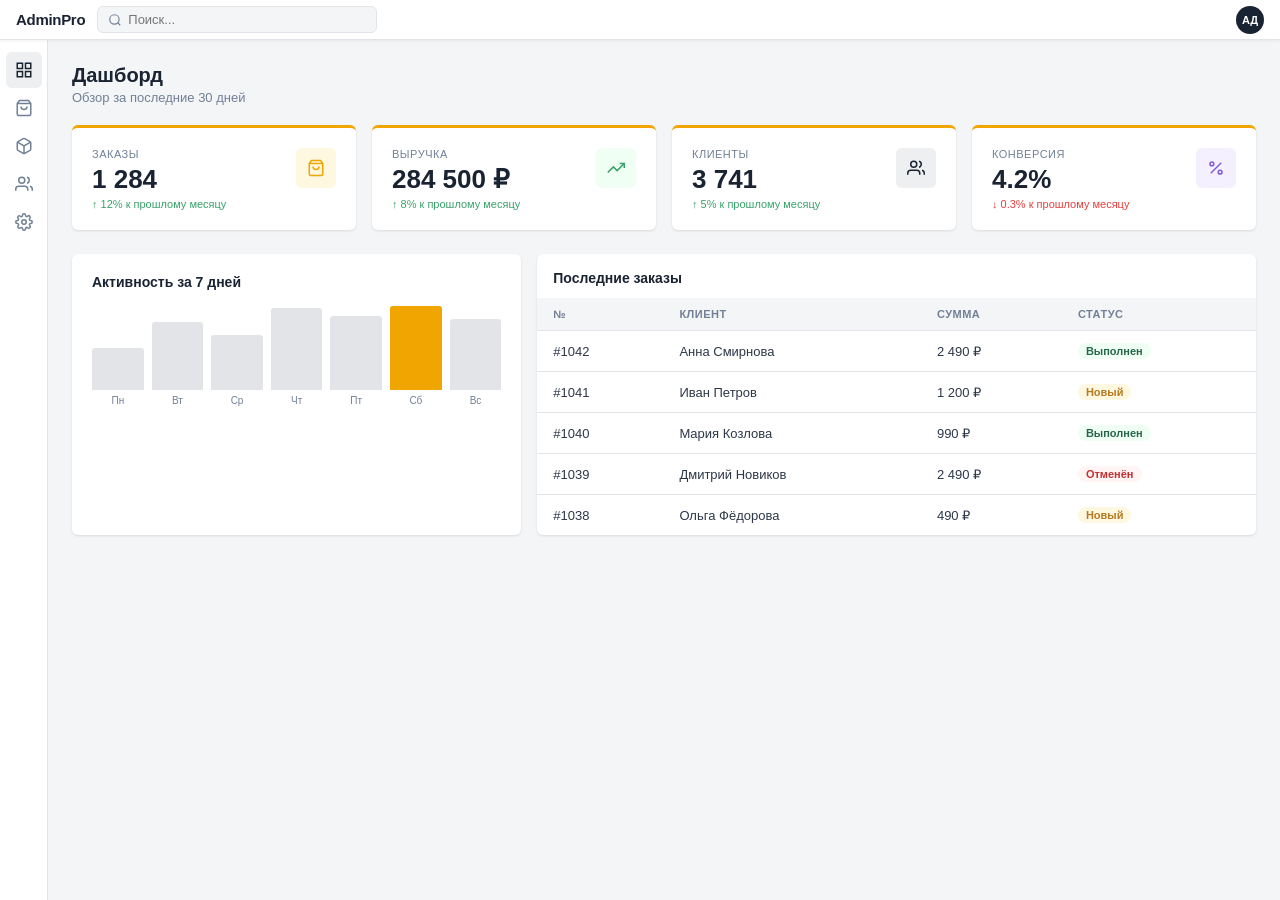
<file: admin/index.html>
<!DOCTYPE html>
<html lang="ru">
<head>
  <meta charset="UTF-8">
  <meta name="viewport" content="width=device-width, initial-scale=1.0">
  <meta name="description" content="AdminPro — демо панели управления интернет-магазином: дашборд с метриками, заказы, товары и аналитика в едином интерфейсе.">
  <title>AdminPro — Панель управления</title>
  <link rel="canonical" href="https://seregakuhar-commits.github.io/portfolio/admin/">
  <meta property="og:title" content="AdminPro — Панель управления">
  <meta property="og:description" content="AdminPro — демо панели управления интернет-магазином: дашборд с метриками, заказы, товары и аналитика в едином интерфейсе.">
  <meta property="og:image" content="https://seregakuhar-commits.github.io/portfolio/admin/og-image.png">
  <meta property="og:type" content="website">
  <style>
    :root {
      --navy: #1a2332;
      --orange: #f0a500;
      --bg: #f4f5f7;
      --white: #ffffff;
      --border: #e2e4e8;
      --text: #2d3748;
      --muted: #718096;
      --green: #38a169;
      --red: #e53e3e;
      --purple: #805ad5;
      --topbar-h: 40px;
      --sidebar-w: 48px;
      --radius: 6px;
      --shadow: 0 1px 3px rgba(0,0,0,0.08), 0 1px 2px rgba(0,0,0,0.04);
    }
    *, *::before, *::after { box-sizing: border-box; margin: 0; padding: 0; }
    body { font-family: -apple-system, BlinkMacSystemFont, 'Segoe UI', sans-serif; background: var(--bg); color: var(--text); font-size: 14px; }
    a { text-decoration: none; color: inherit; }

    /* LAYOUT */
    .topbar {
      position: fixed; top: 0; left: 0; right: 0; height: var(--topbar-h);
      background: var(--white); border-bottom: 1px solid var(--border);
      display: flex; align-items: center; padding: 0 16px; gap: 12px;
      z-index: 100; box-shadow: 0 1px 3px rgba(0,0,0,0.06);
    }
    .app { display: flex; padding-top: var(--topbar-h); min-height: 100vh; }
    .sidebar {
      position: fixed; top: var(--topbar-h); left: 0; bottom: 0; width: var(--sidebar-w);
      background: var(--white); border-right: 1px solid var(--border);
      display: flex; flex-direction: column; align-items: center; padding: 12px 0; gap: 2px;
      z-index: 90;
    }
    .main { flex: 1; margin-left: var(--sidebar-w); padding: 24px; }

    /* SECTIONS */
    .section { display: none; }
    .section.active { display: block; animation: fadeIn 0.2s ease; }
    @keyframes fadeIn { from { opacity: 0; transform: translateY(6px); } to { opacity: 1; transform: translateY(0); } }

    /* PAGE HEADER */
    .page-header { margin-bottom: 20px; }
    .page-title { font-size: 20px; font-weight: 700; color: var(--navy); }
    .page-sub { font-size: 13px; color: var(--muted); margin-top: 3px; }

    /* CARD */
    .card { background: var(--white); border-radius: var(--radius); padding: 20px; box-shadow: var(--shadow); }

    /* TABLE */
    .table-wrap { background: var(--white); border-radius: var(--radius); box-shadow: var(--shadow); overflow: hidden; }
    table { width: 100%; border-collapse: collapse; }
    th { padding: 10px 16px; text-align: left; font-size: 11px; font-weight: 600; color: var(--muted); text-transform: uppercase; letter-spacing: 0.5px; border-bottom: 1px solid var(--border); background: var(--bg); }
    td { padding: 12px 16px; border-bottom: 1px solid var(--border); font-size: 13px; }
    tr:last-child td { border-bottom: none; }
    tbody tr:hover td { background: #fafbfc; }

    /* BADGES */
    .badge { display: inline-block; padding: 2px 8px; border-radius: 20px; font-size: 11px; font-weight: 600; }
    .badge-new { background: #fff8e1; color: #b7791f; }
    .badge-done { background: #f0fff4; color: #276749; }
    .badge-cancel { background: #fff5f5; color: #c53030; }
    .badge-active { background: #f0fff4; color: #276749; }
    .badge-inactive { background: var(--bg); color: var(--muted); }

    /* BUTTON */
    .btn { display: inline-flex; align-items: center; gap: 6px; padding: 7px 14px; border-radius: var(--radius); font-size: 13px; font-weight: 500; cursor: pointer; border: none; transition: opacity 0.15s, background 0.15s; }
    .btn-primary { background: var(--navy); color: var(--white); }
    .btn-primary:hover { background: #243347; }
    .btn-outline { background: var(--white); color: var(--text); border: 1px solid var(--border); }
    .btn-outline:hover { background: var(--bg); }
    .btn-outline.active { background: var(--navy); color: var(--white); border-color: var(--navy); }

    /* TOAST */
    .toast {
      position: fixed; bottom: 24px; right: 24px;
      background: var(--navy); color: var(--white);
      padding: 10px 16px; border-radius: var(--radius); font-size: 13px; font-weight: 500;
      opacity: 0; transform: translateY(8px); transition: opacity 0.2s, transform 0.2s;
      pointer-events: none; z-index: 999;
    }
    .toast.show { opacity: 1; transform: translateY(0); }

    /* TOPBAR */
    .topbar-logo { font-weight: 700; font-size: 15px; color: var(--navy); letter-spacing: -0.3px; white-space: nowrap; }
    .topbar-search {
      display: flex; align-items: center; gap: 6px;
      background: var(--bg); border: 1px solid var(--border);
      border-radius: var(--radius); padding: 5px 10px; flex: 1; max-width: 280px;
    }
    .topbar-search input { border: none; background: none; outline: none; font-size: 13px; color: var(--text); width: 100%; }
    .topbar-search svg { color: var(--muted); flex-shrink: 0; }
    .topbar-spacer { flex: 1; }
    .topbar-avatar {
      width: 28px; height: 28px; border-radius: 50%;
      background: var(--navy); color: var(--white);
      display: flex; align-items: center; justify-content: center;
      font-size: 11px; font-weight: 600; cursor: pointer; flex-shrink: 0;
    }

    /* SIDEBAR */
    .nav-item {
      position: relative; width: 36px; height: 36px; border-radius: var(--radius);
      display: flex; align-items: center; justify-content: center;
      cursor: pointer; color: var(--muted); transition: color 0.15s, background 0.15s;
    }
    .nav-item:hover { background: var(--bg); color: var(--navy); }
    .nav-item.active { color: var(--navy); background: rgba(26,35,50,0.07); }
    .nav-item svg { width: 18px; height: 18px; }
    .nav-tooltip {
      position: absolute; left: calc(100% + 10px); top: 50%; transform: translateY(-50%);
      background: var(--navy); color: var(--white); font-size: 12px; padding: 4px 8px;
      border-radius: 4px; white-space: nowrap; pointer-events: none;
      opacity: 0; transition: opacity 0.15s; z-index: 200;
    }
    .nav-item:hover .nav-tooltip { opacity: 1; }

    /* DASHBOARD — STAT CARDS */
    .stat-grid { display: grid; grid-template-columns: repeat(4, 1fr); gap: 16px; margin-bottom: 24px; }
    .stat-card {
      background: var(--white); border-radius: var(--radius); padding: 20px;
      box-shadow: var(--shadow); border-top: 3px solid var(--orange);
      display: flex; justify-content: space-between; align-items: flex-start;
    }
    .stat-label { font-size: 11px; color: var(--muted); text-transform: uppercase; letter-spacing: 0.5px; margin-bottom: 6px; }
    .stat-value { font-size: 26px; font-weight: 700; color: var(--navy); line-height: 1; }
    .stat-change { font-size: 11px; margin-top: 6px; }
    .stat-change.up { color: var(--green); }
    .stat-change.down { color: var(--red); }
    .stat-icon { width: 40px; height: 40px; border-radius: var(--radius); display: flex; align-items: center; justify-content: center; flex-shrink: 0; }
    .stat-icon svg { width: 18px; height: 18px; }
    .stat-icon.c-orange { background: #fff8e1; color: var(--orange); }
    .stat-icon.c-green  { background: #f0fff4; color: var(--green); }
    .stat-icon.c-navy   { background: rgba(26,35,50,0.07); color: var(--navy); }
    .stat-icon.c-purple { background: #f5f0ff; color: var(--purple); }

    /* DASHBOARD — CHART + LAST ORDERS */
    .dash-row { display: grid; grid-template-columns: 1fr 1.6fr; gap: 16px; }
    .chart-title { font-size: 14px; font-weight: 600; color: var(--navy); margin-bottom: 16px; }
    .chart-bars { display: flex; align-items: flex-end; gap: 8px; height: 100px; }
    .bar-wrap { flex: 1; display: flex; flex-direction: column; align-items: center; gap: 5px; height: 100%; justify-content: flex-end; }
    .bar { width: 100%; background: var(--border); border-radius: 3px 3px 0 0; transition: background 0.2s; min-height: 4px; }
    .bar:hover, .bar.hi { background: var(--orange); }
    .bar-day { font-size: 10px; color: var(--muted); }
    .section-label { font-size: 14px; font-weight: 600; color: var(--navy); padding: 16px 16px 12px; }

    /* ORDERS */
    .filter-bar { display: flex; gap: 8px; margin-bottom: 16px; }

    /* PRODUCTS */
    .products-grid { display: grid; grid-template-columns: repeat(3, 1fr); gap: 16px; }
    .product-card { background: var(--white); border-radius: var(--radius); box-shadow: var(--shadow); overflow: hidden; }
    .product-img { height: 80px; }
    .product-body { padding: 14px; }
    .product-name { font-size: 14px; font-weight: 600; color: var(--navy); margin-bottom: 4px; }
    .product-price { font-size: 15px; font-weight: 700; color: var(--orange); margin-bottom: 2px; }
    .product-sales { font-size: 12px; color: var(--muted); margin-bottom: 12px; }
    .product-actions { display: flex; gap: 8px; }

    /* SETTINGS */
    .settings-card { max-width: 520px; }
    .form-group { margin-bottom: 18px; }
    .form-label { display: block; font-size: 13px; font-weight: 500; color: var(--text); margin-bottom: 6px; }
    .form-input, .form-select {
      width: 100%; padding: 8px 12px; border: 1px solid var(--border);
      border-radius: var(--radius); font-size: 14px; color: var(--text);
      background: var(--white); outline: none; transition: border-color 0.15s;
      font-family: inherit;
    }
    .form-input:focus, .form-select:focus { border-color: var(--navy); }
    .form-check { display: flex; align-items: center; gap: 8px; cursor: pointer; font-size: 13px; }
    .form-check input { width: 16px; height: 16px; cursor: pointer; accent-color: var(--navy); }
    .settings-divider { height: 1px; background: var(--border); margin: 24px 0; }

    /* RESPONSIVE */
    @media (max-width: 900px) {
      .products-grid { grid-template-columns: repeat(2, 1fr); }
      .dash-row { grid-template-columns: 1fr; }
    }

    @media (max-width: 768px) {
      /* сайдбар становится нижней панелью */
      .sidebar {
        top: auto; bottom: 0; left: 0; right: 0;
        width: 100%; height: 56px;
        flex-direction: row;
        align-items: center;
        justify-content: space-around;
        padding: 0;
        border-top: 1px solid var(--border);
        z-index: 50;
      }
      .nav-tooltip { display: none; }
      .main { margin-left: 0; padding: 16px; padding-bottom: 76px; }
      .stat-grid { grid-template-columns: repeat(2, 1fr); }
      /* таблицы скроллятся по горизонтали */
      .table-wrap { overflow-x: auto; -webkit-overflow-scrolling: touch; }
      .table-wrap table { min-width: 560px; }
      .topbar-search { max-width: 160px; }
    }

    @media (max-width: 480px) {
      .stat-grid { grid-template-columns: 1fr; }
      .products-grid { grid-template-columns: 1fr; }
      .settings-card { max-width: 100%; }
    }

    @media (prefers-reduced-motion: reduce) {
      *, *::before, *::after { animation-duration: 0.01ms !important; transition-duration: 0.01ms !important; }
    }
  </style>
</head>
<body>
  <header class="topbar"><span class="topbar-logo">AdminPro</span>
    <div class="topbar-search">
      <svg width="14" height="14" viewBox="0 0 24 24" fill="none" stroke="currentColor" stroke-width="2">
        <circle cx="11" cy="11" r="8"/><line x1="21" y1="21" x2="16.65" y2="16.65"/>
      </svg>
      <input type="text" placeholder="Поиск...">
    </div>
    <div class="topbar-spacer"></div>
    <div class="topbar-avatar">АД</div></header>
  <div class="app">
    <nav class="sidebar">
      <div class="nav-item active" data-section="dashboard">
        <svg viewBox="0 0 24 24" fill="none" stroke="currentColor" stroke-width="2">
          <rect x="3" y="3" width="7" height="7"/><rect x="14" y="3" width="7" height="7"/>
          <rect x="3" y="14" width="7" height="7"/><rect x="14" y="14" width="7" height="7"/>
        </svg>
        <span class="nav-tooltip">Дашборд</span>
      </div>
      <div class="nav-item" data-section="orders">
        <svg viewBox="0 0 24 24" fill="none" stroke="currentColor" stroke-width="2">
          <path d="M6 2L3 6v14a2 2 0 002 2h14a2 2 0 002-2V6l-3-4z"/>
          <line x1="3" y1="6" x2="21" y2="6"/>
          <path d="M16 10a4 4 0 01-8 0"/>
        </svg>
        <span class="nav-tooltip">Заказы</span>
      </div>
      <div class="nav-item" data-section="products">
        <svg viewBox="0 0 24 24" fill="none" stroke="currentColor" stroke-width="2">
          <path d="M21 16V8a2 2 0 00-1-1.73l-7-4a2 2 0 00-2 0l-7 4A2 2 0 003 8v8a2 2 0 001 1.73l7 4a2 2 0 002 0l7-4A2 2 0 0021 16z"/>
          <polyline points="3.27 6.96 12 12.01 20.73 6.96"/>
          <line x1="12" y1="22.08" x2="12" y2="12"/>
        </svg>
        <span class="nav-tooltip">Товары</span>
      </div>
      <div class="nav-item" data-section="clients">
        <svg viewBox="0 0 24 24" fill="none" stroke="currentColor" stroke-width="2">
          <path d="M17 21v-2a4 4 0 00-4-4H5a4 4 0 00-4 4v2"/>
          <circle cx="9" cy="7" r="4"/>
          <path d="M23 21v-2a4 4 0 00-3-3.87"/>
          <path d="M16 3.13a4 4 0 010 7.75"/>
        </svg>
        <span class="nav-tooltip">Клиенты</span>
      </div>
      <div class="nav-item" data-section="settings">
        <svg viewBox="0 0 24 24" fill="none" stroke="currentColor" stroke-width="2">
          <circle cx="12" cy="12" r="3"/>
          <path d="M19.4 15a1.65 1.65 0 00.33 1.82l.06.06a2 2 0 010 2.83 2 2 0 01-2.83 0l-.06-.06a1.65 1.65 0 00-1.82-.33 1.65 1.65 0 00-1 1.51V21a2 2 0 01-4 0v-.09A1.65 1.65 0 009 19.4a1.65 1.65 0 00-1.82.33l-.06.06a2 2 0 01-2.83-2.83l.06-.06A1.65 1.65 0 004.68 15a1.65 1.65 0 00-1.51-1H3a2 2 0 010-4h.09A1.65 1.65 0 004.6 9a1.65 1.65 0 00-.33-1.82l-.06-.06a2 2 0 012.83-2.83l.06.06A1.65 1.65 0 009 4.68a1.65 1.65 0 001-1.51V3a2 2 0 014 0v.09a1.65 1.65 0 001 1.51 1.65 1.65 0 001.82-.33l.06-.06a2 2 0 012.83 2.83l-.06.06A1.65 1.65 0 0019.4 9a1.65 1.65 0 001.51 1H21a2 2 0 010 4h-.09a1.65 1.65 0 00-1.51 1z"/>
        </svg>
        <span class="nav-tooltip">Настройки</span>
      </div>
    </nav>
    <main class="main">
      <section id="dashboard" class="section active">
        <div class="page-header">
          <h1 class="page-title">Дашборд</h1>
          <p class="page-sub">Обзор за последние 30 дней</p>
        </div>
        <div class="stat-grid">
          <div class="stat-card">
            <div>
              <div class="stat-label">Заказы</div>
              <div class="stat-value">1 284</div>
              <div class="stat-change up">↑ 12% к прошлому месяцу</div>
            </div>
            <div class="stat-icon c-orange">
              <svg viewBox="0 0 24 24" fill="none" stroke="currentColor" stroke-width="2">
                <path d="M6 2L3 6v14a2 2 0 002 2h14a2 2 0 002-2V6l-3-4z"/>
                <line x1="3" y1="6" x2="21" y2="6"/><path d="M16 10a4 4 0 01-8 0"/>
              </svg>
            </div>
          </div>
          <div class="stat-card">
            <div>
              <div class="stat-label">Выручка</div>
              <div class="stat-value">284 500 ₽</div>
              <div class="stat-change up">↑ 8% к прошлому месяцу</div>
            </div>
            <div class="stat-icon c-green">
              <svg viewBox="0 0 24 24" fill="none" stroke="currentColor" stroke-width="2">
                <polyline points="23 6 13.5 15.5 8.5 10.5 1 18"/>
                <polyline points="17 6 23 6 23 12"/>
              </svg>
            </div>
          </div>
          <div class="stat-card">
            <div>
              <div class="stat-label">Клиенты</div>
              <div class="stat-value">3 741</div>
              <div class="stat-change up">↑ 5% к прошлому месяцу</div>
            </div>
            <div class="stat-icon c-navy">
              <svg viewBox="0 0 24 24" fill="none" stroke="currentColor" stroke-width="2">
                <path d="M17 21v-2a4 4 0 00-4-4H5a4 4 0 00-4 4v2"/>
                <circle cx="9" cy="7" r="4"/>
                <path d="M23 21v-2a4 4 0 00-3-3.87"/><path d="M16 3.13a4 4 0 010 7.75"/>
              </svg>
            </div>
          </div>
          <div class="stat-card">
            <div>
              <div class="stat-label">Конверсия</div>
              <div class="stat-value">4.2%</div>
              <div class="stat-change down">↓ 0.3% к прошлому месяцу</div>
            </div>
            <div class="stat-icon c-purple">
              <svg viewBox="0 0 24 24" fill="none" stroke="currentColor" stroke-width="2">
                <line x1="19" y1="5" x2="5" y2="19"/>
                <circle cx="6.5" cy="6.5" r="2.5"/><circle cx="17.5" cy="17.5" r="2.5"/>
              </svg>
            </div>
          </div>
        </div>
        <div class="dash-row">
          <div class="card">
            <div class="chart-title">Активность за 7 дней</div>
            <div class="chart-bars">
              <div class="bar-wrap"><div class="bar" style="height:42%"></div><span class="bar-day">Пн</span></div>
              <div class="bar-wrap"><div class="bar" style="height:68%"></div><span class="bar-day">Вт</span></div>
              <div class="bar-wrap"><div class="bar" style="height:55%"></div><span class="bar-day">Ср</span></div>
              <div class="bar-wrap"><div class="bar" style="height:82%"></div><span class="bar-day">Чт</span></div>
              <div class="bar-wrap"><div class="bar" style="height:74%"></div><span class="bar-day">Пт</span></div>
              <div class="bar-wrap"><div class="bar hi" style="height:93%"></div><span class="bar-day">Сб</span></div>
              <div class="bar-wrap"><div class="bar" style="height:71%"></div><span class="bar-day">Вс</span></div>
            </div>
          </div>
          <div class="table-wrap">
            <div class="section-label">Последние заказы</div>
            <table>
              <thead><tr><th>№</th><th>Клиент</th><th>Сумма</th><th>Статус</th></tr></thead>
              <tbody>
                <tr><td>#1042</td><td>Анна Смирнова</td><td>2 490 ₽</td><td><span class="badge badge-done">Выполнен</span></td></tr>
                <tr><td>#1041</td><td>Иван Петров</td><td>1 200 ₽</td><td><span class="badge badge-new">Новый</span></td></tr>
                <tr><td>#1040</td><td>Мария Козлова</td><td>990 ₽</td><td><span class="badge badge-done">Выполнен</span></td></tr>
                <tr><td>#1039</td><td>Дмитрий Новиков</td><td>2 490 ₽</td><td><span class="badge badge-cancel">Отменён</span></td></tr>
                <tr><td>#1038</td><td>Ольга Фёдорова</td><td>490 ₽</td><td><span class="badge badge-new">Новый</span></td></tr>
              </tbody>
            </table>
          </div>
        </div>
      </section>
      <section id="orders" class="section"><div class="page-header">
      <h2 class="page-title">Заказы</h2>
      <p class="page-sub">Все заказы за последние 60 дней</p>
    </div>
    <div class="filter-bar">
      <button class="btn btn-outline active" data-filter="all">Все</button>
      <button class="btn btn-outline" data-filter="new">Новые</button>
      <button class="btn btn-outline" data-filter="done">Выполненные</button>
      <button class="btn btn-outline" data-filter="cancel">Отменённые</button>
    </div>
    <div class="table-wrap">
      <table>
        <thead>
          <tr><th>№</th><th>Клиент</th><th>Товар</th><th>Сумма</th><th>Статус</th><th>Дата</th></tr>
        </thead>
        <tbody id="orders-tbody"></tbody>
      </table>
    </div></section>
      <section id="products" class="section"><div class="page-header">
      <h2 class="page-title">Товары</h2>
      <p class="page-sub">Каталог продуктов и услуг</p>
    </div>
    <div class="products-grid" id="products-grid"></div></section>
      <section id="clients" class="section"><div class="page-header">
      <h2 class="page-title">Клиенты</h2>
      <p class="page-sub">База клиентов</p>
    </div>
    <div class="table-wrap">
      <table>
        <thead>
          <tr><th></th><th>Имя</th><th>Email</th><th>Телефон</th><th>Дата регистрации</th><th>Статус</th></tr>
        </thead>
        <tbody id="clients-tbody"></tbody>
      </table>
    </div></section>
      <section id="settings" class="section"><div class="page-header">
      <h2 class="page-title">Настройки</h2>
      <p class="page-sub">Параметры системы</p>
    </div>
    <div class="card settings-card">
      <div class="form-group">
        <label class="form-label">Название магазина</label>
        <input class="form-input" type="text" value="Мой магазин">
      </div>
      <div class="form-group">
        <label class="form-label">Email для уведомлений</label>
        <input class="form-input" type="email" value="admin@example.com">
      </div>
      <div class="form-group">
        <label class="form-label">Валюта</label>
        <select class="form-select">
          <option selected>₽ — Российский рубль</option>
          <option>$ — Доллар США</option>
          <option>€ — Евро</option>
        </select>
      </div>
      <div class="form-group">
        <label class="form-label">Язык интерфейса</label>
        <select class="form-select">
          <option selected>Русский</option>
          <option>English</option>
        </select>
      </div>
      <div class="settings-divider"></div>
      <div class="form-group">
        <label class="form-check">
          <input type="checkbox" checked>
          Уведомления о новых заказах
        </label>
      </div>
      <div class="form-group">
        <label class="form-check">
          <input type="checkbox">
          Ежедневный отчёт на email
        </label>
      </div>
      <div class="settings-divider"></div>
      <button class="btn btn-primary btn-save">Сохранить изменения</button>
    </div></section>
    </main>
  </div>
  <div id="toast" class="toast"></div>
  <script>
    // NAV
    document.querySelectorAll('.nav-item').forEach(item => {
      item.addEventListener('click', () => {
        document.querySelectorAll('.nav-item').forEach(i => i.classList.remove('active'));
        document.querySelectorAll('.section').forEach(s => s.classList.remove('active'));
        item.classList.add('active');
        document.getElementById(item.dataset.section).classList.add('active');
      });
    });

    document.querySelector('.filter-bar')?.addEventListener('click', e => {
      const btn = e.target.closest('[data-filter]');
      if (!btn) return;
      document.querySelectorAll('.filter-bar .btn').forEach(b => b.classList.remove('active'));
      btn.classList.add('active');
      renderOrders(btn.dataset.filter);
    });

    function showToast(msg) {
      const t = document.getElementById('toast');
      t.textContent = msg;
      t.classList.add('show');
      setTimeout(() => t.classList.remove('show'), 2000);
    }
    document.querySelector('.btn-save').addEventListener('click', () => showToast('Настройки сохранены ✓'));

    const ORDERS = [
      { id:'#1042', client:'Анна Смирнова',    product:'Подписка Pro',    amount:'2 490 ₽', status:'done',   date:'03.06.2026' },
      { id:'#1041', client:'Иван Петров',       product:'Консультация',    amount:'1 200 ₽', status:'new',    date:'03.06.2026' },
      { id:'#1040', client:'Мария Козлова',     product:'Подписка Base',   amount:'990 ₽',   status:'done',   date:'02.06.2026' },
      { id:'#1039', client:'Дмитрий Новиков',   product:'Подписка Pro',    amount:'2 490 ₽', status:'cancel', date:'02.06.2026' },
      { id:'#1038', client:'Ольга Фёдорова',    product:'Разовый доступ',  amount:'490 ₽',   status:'new',    date:'01.06.2026' },
      { id:'#1037', client:'Алексей Морозов',   product:'Консультация',    amount:'1 200 ₽', status:'done',   date:'01.06.2026' },
      { id:'#1036', client:'Наталья Волкова',   product:'Подписка Base',   amount:'990 ₽',   status:'new',    date:'31.05.2026' },
      { id:'#1035', client:'Сергей Лебедев',    product:'Подписка Pro',    amount:'2 490 ₽', status:'done',   date:'31.05.2026' },
      { id:'#1034', client:'Татьяна Соколова',  product:'Разовый доступ',  amount:'490 ₽',   status:'cancel', date:'30.05.2026' },
      { id:'#1033', client:'Михаил Попов',      product:'Консультация',    amount:'1 200 ₽', status:'done',   date:'30.05.2026' },
    ];
    const STATUS_LABEL = { new: 'Новый', done: 'Выполнен', cancel: 'Отменён' };
    function renderOrders(filter) {
      const rows = ORDERS.filter(o => filter === 'all' || o.status === filter);
      document.getElementById('orders-tbody').innerHTML = rows.map(o =>
        `<tr data-status="${o.status}">
          <td>${o.id}</td><td>${o.client}</td><td>${o.product}</td>
          <td><strong>${o.amount}</strong></td>
          <td><span class="badge badge-${o.status}">${STATUS_LABEL[o.status]}</span></td>
          <td style="color:var(--muted)">${o.date}</td>
        </tr>`
      ).join('');
    }
    renderOrders('all');

    const PRODUCTS = [
      { name:'Подписка Base',  price:'990 ₽/мес',    color:'#e8f4f8', sales:145 },
      { name:'Подписка Pro',   price:'2 490 ₽/мес',  color:'#fef3e2', sales:89  },
      { name:'Подписка Team',  price:'6 490 ₽/мес',  color:'#f0f4ff', sales:34  },
      { name:'Консультация',   price:'1 200 ₽/час',  color:'#f0fff4', sales:67  },
      { name:'Разовый доступ', price:'490 ₽',         color:'#fff5f5', sales:213 },
      { name:'Корпоративный',  price:'от 15 000 ₽',   color:'#f5f0ff', sales:12  },
    ];
    document.getElementById('products-grid').innerHTML = PRODUCTS.map(p =>
      `<div class="product-card">
        <div class="product-img" style="background:${p.color}"></div>
        <div class="product-body">
          <div class="product-name">${p.name}</div>
          <div class="product-price">${p.price}</div>
          <div class="product-sales">${p.sales} продаж</div>
          <div class="product-actions">
            <button class="btn btn-outline" style="font-size:12px;padding:5px 10px">Редактировать</button>
            <button class="btn btn-outline" style="font-size:12px;padding:5px 10px;color:var(--red);border-color:var(--red)">Удалить</button>
          </div>
        </div>
      </div>`
    ).join('');

    const CLIENTS = [
      { ini:'АС', name:'Анна Смирнова',   email:'anna@example.com',   phone:'+7 905 123-45-67', date:'15.01.2025', active:true  },
      { ini:'ИП', name:'Иван Петров',      email:'ivan@example.com',   phone:'+7 916 234-56-78', date:'22.03.2025', active:true  },
      { ini:'МК', name:'Мария Козлова',    email:'maria@example.com',  phone:'+7 926 345-67-89', date:'08.04.2025', active:false },
      { ini:'ДН', name:'Дмитрий Новиков',  email:'dmitry@example.com', phone:'+7 903 456-78-90', date:'19.05.2025', active:true  },
      { ini:'ОФ', name:'Ольга Фёдорова',   email:'olga@example.com',   phone:'+7 915 567-89-01', date:'02.07.2025', active:true  },
      { ini:'АМ', name:'Алексей Морозов',  email:'alex@example.com',   phone:'+7 917 678-90-12', date:'14.08.2025', active:false },
      { ini:'НВ', name:'Наталья Волкова',  email:'natalia@example.com',phone:'+7 925 789-01-23', date:'30.09.2025', active:true  },
      { ini:'СЛ', name:'Сергей Лебедев',   email:'sergey@example.com', phone:'+7 904 890-12-34', date:'11.10.2025', active:true  },
    ];
    document.getElementById('clients-tbody').innerHTML = CLIENTS.map(c =>
      `<tr>
        <td><div style="width:30px;height:30px;border-radius:50%;background:var(--navy);color:var(--white);display:flex;align-items:center;justify-content:center;font-size:11px;font-weight:600">${c.ini}</div></td>
        <td><strong>${c.name}</strong></td>
        <td style="color:var(--muted)">${c.email}</td>
        <td style="color:var(--muted)">${c.phone}</td>
        <td style="color:var(--muted)">${c.date}</td>
        <td><span class="badge ${c.active ? 'badge-active' : 'badge-inactive'}">${c.active ? 'Активен' : 'Неактивен'}</span></td>
      </tr>`
    ).join('');
  </script>
</body>
</html>
</file>
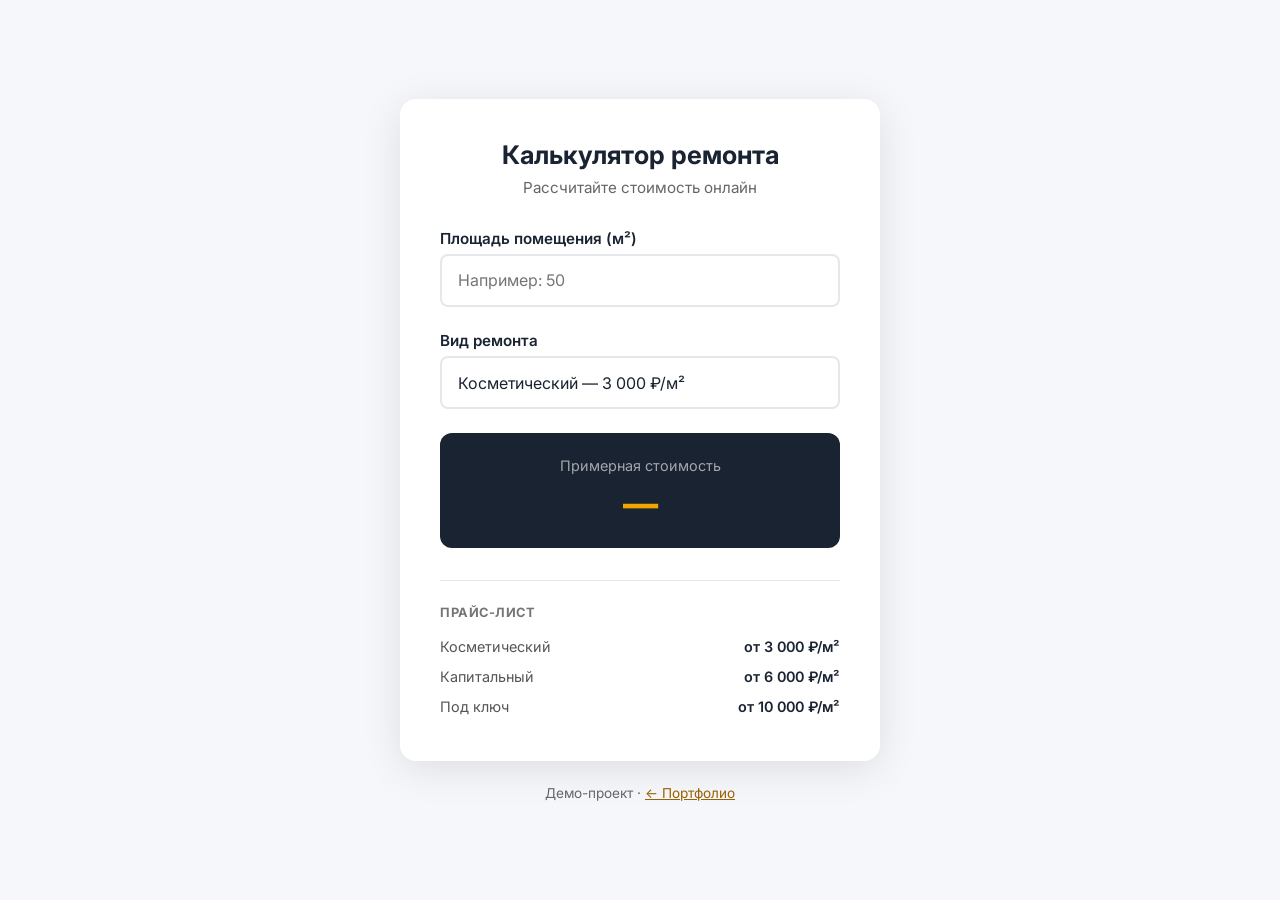
<file: calculator/index.html>
<!DOCTYPE html>
<html lang="ru">
<head>
  <meta charset="UTF-8">
  <meta name="viewport" content="width=device-width, initial-scale=1.0">
  <meta name="description" content="Калькулятор стоимости ремонта онлайн — рассчитайте примерную цену косметического, капитального или ремонта под ключ по площади помещения.">
  <link rel="icon" href="data:image/svg+xml,<svg xmlns=%22http://www.w3.org/2000/svg%22 viewBox=%220 0 100 100%22><rect width=%22100%22 height=%22100%22 fill=%22%231a2332%22/><text x=%2250%22 y=%2268%22 font-size=%2260%22 text-anchor=%22middle%22 fill=%22%23f0a500%22>К</text></svg>">
  <title>Калькулятор ремонта</title>
  <link rel="canonical" href="https://seregakuhar-commits.github.io/portfolio/calculator/">
  <meta property="og:title" content="Калькулятор ремонта">
  <meta property="og:description" content="Калькулятор стоимости ремонта онлайн — рассчитайте примерную цену косметического, капитального или ремонта под ключ по площади помещения.">
  <meta property="og:image" content="https://seregakuhar-commits.github.io/portfolio/calculator/og-image.png">
  <meta property="og:type" content="website">
  <link rel="preconnect" href="https://fonts.googleapis.com">
  <link rel="preconnect" href="https://fonts.gstatic.com" crossorigin>
  <link href="https://fonts.googleapis.com/css2?family=Inter:wght@400;600;700;800&display=swap" rel="stylesheet">
  <style>
    :root {
      --dark: #1a2332;
      --orange: #f0a500;
      --gray: #f5f7fa;
    }

    * { margin: 0; padding: 0; box-sizing: border-box; }

    body {
      font-family: 'Inter', system-ui, sans-serif;
      background: var(--gray);
      min-height: 100vh;
      display: flex;
      flex-direction: column;
      align-items: center;
      justify-content: center;
      padding: 2rem;
    }

    .card {
      background: white;
      border-radius: 16px;
      padding: 2.5rem;
      max-width: 480px;
      width: 100%;
      box-shadow: 0 8px 40px rgba(0,0,0,0.1);
    }

    .card-header {
      text-align: center;
      margin-bottom: 2rem;
    }

    .card-header h1 {
      font-size: 1.6rem;
      color: var(--dark);
      margin-bottom: 0.5rem;
    }

    .card-header p { color: #666; font-size: 0.95rem; }

    label {
      display: block;
      font-weight: 600;
      color: var(--dark);
      margin-bottom: 0.4rem;
      font-size: 0.95rem;
    }

    .field { margin-bottom: 1.5rem; }

    input[type="number"], select {
      width: 100%;
      padding: 0.9rem 1rem;
      border: 2px solid #e5e7eb;
      border-radius: 8px;
      font-size: 1rem;
      font-family: inherit;
      color: var(--dark);
      background: white;
      transition: border-color 0.2s;
      -webkit-appearance: none;
    }

    input[type="number"]:focus, select:focus {
      outline: none;
      border-color: var(--orange);
    }

    .result-box {
      background: var(--dark);
      border-radius: 12px;
      padding: 1.5rem;
      text-align: center;
    }

    .result-label {
      color: rgba(255,255,255,0.6);
      font-size: 0.9rem;
      margin-bottom: 0.5rem;
    }

    .result-price {
      color: var(--orange);
      font-size: 2.2rem;
      font-weight: 800;
      letter-spacing: -0.5px;
    }

    .price-table {
      margin-top: 2rem;
      border-top: 1px solid #e5e7eb;
      padding-top: 1.5rem;
    }

    .price-table h2 {
      font-size: 0.8rem;
      text-transform: uppercase;
      letter-spacing: 0.5px;
      color: #757575;
      margin-bottom: 0.75rem;
    }

    .price-row {
      display: flex;
      justify-content: space-between;
      padding: 0.4rem 0;
      font-size: 0.9rem;
      color: #555;
    }

    .price-row span:last-child { color: var(--dark); font-weight: 600; }

    footer {
      margin-top: 1.5rem;
      color: #666666;
      font-size: 0.85rem;
      text-align: center;
    }

    footer a { color: #996100; text-decoration: underline; }
    
    @media (prefers-reduced-motion: reduce) {
      *, *::before, *::after {
        animation-duration: 0.01ms !important;
        transition-duration: 0.01ms !important;
        scroll-behavior: auto !important;
      }
    }
  </style>
</head>
<body>

  <main class="card">
    <div class="card-header">
      <h1>Калькулятор ремонта</h1>
      <p>Рассчитайте стоимость онлайн</p>
    </div>

    <div class="field">
      <label for="area">Площадь помещения (м²)</label>
      <input type="number" id="area" placeholder="Например: 50" min="1" max="9999">
    </div>

    <div class="field">
      <label for="type">Вид ремонта</label>
      <select id="type">
        <option value="cosmetic">Косметический — 3 000 ₽/м²</option>
        <option value="capital">Капитальный — 6 000 ₽/м²</option>
        <option value="turnkey">Под ключ — 10 000 ₽/м²</option>
      </select>
    </div>

    <div class="result-box">
      <div class="result-label">Примерная стоимость</div>
      <div class="result-price" id="result">—</div>
    </div>

    <div class="price-table">
      <h2>Прайс-лист</h2>
      <div class="price-row"><span>Косметический</span><span>от 3 000 ₽/м²</span></div>
      <div class="price-row"><span>Капитальный</span><span>от 6 000 ₽/м²</span></div>
      <div class="price-row"><span>Под ключ</span><span>от 10 000 ₽/м²</span></div>
    </div>
  </main>

  <footer>
    Демо-проект · <a href="../index.html">← Портфолио</a>
  </footer>

  <script src="script.js"></script>
</body>
</html>
</file>
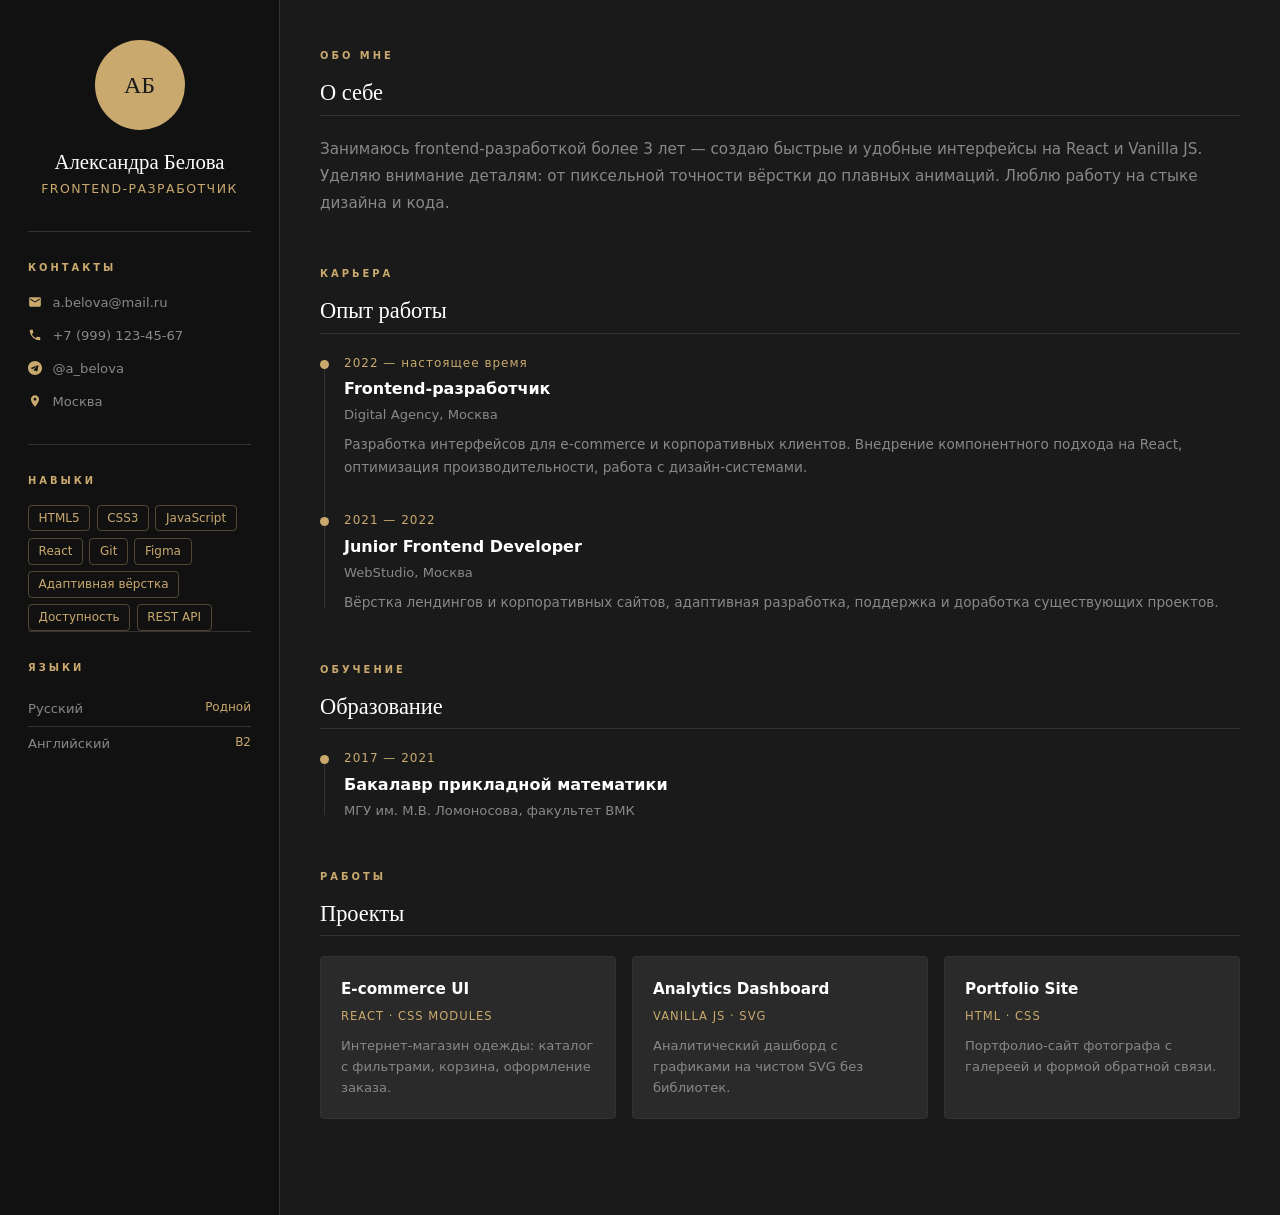
<file: cv/index.html>
<!DOCTYPE html>
<html lang="ru">
<head>
  <meta charset="UTF-8">
  <meta name="viewport" content="width=device-width, initial-scale=1.0">
  <meta name="description" content="Резюме Александры Беловой — Frontend-разработчика. Опыт работы, навыки, проекты и контакты для связи.">
  <link rel="icon" href="data:image/svg+xml,<svg xmlns=%22http://www.w3.org/2000/svg%22 viewBox=%220 0 100 100%22><rect width=%22100%22 height=%22100%22 fill=%22%231a1a1a%22/><text x=%2250%22 y=%2268%22 font-size=%2260%22 text-anchor=%22middle%22 fill=%22%23c9a96e%22>А</text></svg>">
  <title>Александра Белова — Frontend-разработчик</title>
  <link rel="canonical" href="https://seregakuhar-commits.github.io/portfolio/cv/">
  <meta property="og:title" content="Александра Белова — Frontend-разработчик">
  <meta property="og:description" content="Резюме Александры Беловой — Frontend-разработчика. Опыт работы, навыки, проекты и контакты для связи.">
  <meta property="og:image" content="https://seregakuhar-commits.github.io/portfolio/cv/og-image.png">
  <meta property="og:type" content="website">
  <style>
    :root {
      --bg: #1a1a1a;
      --bg-alt: #111111;
      --card: #2a2a2a;
      --gold: #c9a96e;
      --gold-dark: #a8823e;
      --white: #ffffff;
      --gray: #888888;
      --border: #333333;
    }

    *, *::before, *::after {
      box-sizing: border-box;
      margin: 0;
      padding: 0;
    }

    body {
      background: var(--bg);
      color: var(--white);
      font-family: system-ui, -apple-system, sans-serif;
      font-size: 1rem;
      line-height: 1.6;
      min-height: 100vh;
    }

    h1, h2, h3 {
      font-family: Georgia, 'Times New Roman', serif;
      font-weight: 400;
      line-height: 1.2;
    }

    a {
      color: inherit;
      text-decoration: none;
    }

    .label {
      font-size: 0.62rem;
      font-weight: 700;
      text-transform: uppercase;
      letter-spacing: 3px;
      color: var(--gold);
      margin-bottom: 1rem;
      display: block;
    }

    /* ─── САЙДБАР ─── */
    .avatar {
      width: 90px;
      height: 90px;
      border-radius: 50%;
      background: var(--gold);
      color: var(--bg);
      display: flex;
      align-items: center;
      justify-content: center;
      font-family: Georgia, serif;
      font-size: 1.5rem;
      margin: 0 auto 1.25rem;
    }

    .sidebar-name {
      text-align: center;
      margin-bottom: 0.25rem;
      font-size: 1.3rem;
      color: var(--white);
    }

    .sidebar-title {
      text-align: center;
      font-size: 0.78rem;
      color: var(--gold);
      letter-spacing: 1.5px;
      text-transform: uppercase;
      margin-bottom: 2rem;
    }

    .sidebar-divider {
      border: none;
      border-top: 1px solid var(--border);
      margin-bottom: 1.75rem;
    }

    .contact-list {
      list-style: none;
      margin-bottom: 2rem;
    }

    .contact-item {
      display: flex;
      align-items: center;
      gap: 0.65rem;
      font-size: 0.82rem;
      color: var(--gray);
      margin-bottom: 0.75rem;
    }

    .contact-item svg {
      width: 14px;
      height: 14px;
      fill: var(--gold);
      flex-shrink: 0;
    }

    /* ─── НАВЫКИ ─── */
    .skill-tags {
      display: flex;
      flex-wrap: wrap;
      gap: 0.4rem;
    }

    .skill-tags span {
      font-size: 0.75rem;
      color: var(--gold);
      border: 1px solid rgba(201, 169, 110, 0.35);
      border-radius: 4px;
      padding: 0.25rem 0.6rem;
      line-height: 1.4;
    }

    /* ─── ЯЗЫКИ ─── */
    .lang-item {
      display: flex;
      justify-content: space-between;
      font-size: 0.82rem;
      color: var(--gray);
      padding: 0.4rem 0;
      border-bottom: 1px solid var(--border);
    }

    .lang-item:last-child {
      border-bottom: none;
    }

    .lang-level {
      color: var(--gold);
      font-size: 0.75rem;
    }

    /* ─── СЕКЦИИ ОСНОВНОГО КОНТЕНТА ─── */
    .section {
      margin-bottom: 3rem;
    }

    .section-title {
      font-size: 1.4rem;
      color: var(--white);
      margin-bottom: 1.25rem;
      padding-bottom: 0.5rem;
      border-bottom: 1px solid var(--border);
    }

    .about-text {
      font-size: 0.95rem;
      color: var(--gray);
      line-height: 1.8;
    }

    /* ─── ТАЙМЛАЙН ─── */
    .timeline {
      position: relative;
      padding-left: 1.5rem;
    }

    .timeline::before {
      content: '';
      position: absolute;
      left: 4px;
      top: 6px;
      bottom: 6px;
      width: 1px;
      background: var(--border);
    }

    .timeline-item {
      position: relative;
      margin-bottom: 2rem;
    }

    .timeline-item:last-child {
      margin-bottom: 0;
    }

    .timeline-dot {
      position: absolute;
      left: -1.5rem;
      top: 6px;
      width: 9px;
      height: 9px;
      border-radius: 50%;
      background: var(--gold);
    }

    .timeline-period {
      font-size: 0.75rem;
      color: var(--gold);
      letter-spacing: 1px;
      margin-bottom: 0.2rem;
    }

    .timeline-title {
      font-size: 1rem;
      color: var(--white);
      font-family: system-ui, sans-serif;
      font-weight: 600;
      margin-bottom: 0.15rem;
    }

    .timeline-company {
      font-size: 0.82rem;
      color: var(--gray);
      margin-bottom: 0.5rem;
    }

    .timeline-desc {
      font-size: 0.85rem;
      color: var(--gray);
      line-height: 1.7;
    }

    /* ─── ПРОЕКТЫ ─── */
    .projects-grid {
      display: grid;
      grid-template-columns: repeat(auto-fill, minmax(220px, 1fr));
      gap: 1rem;
    }

    .project-card {
      background: var(--card);
      border: 1px solid var(--border);
      border-radius: 4px;
      padding: 1.25rem;
      transition: transform 0.2s, border-color 0.2s;
    }

    .project-card:hover {
      transform: translateY(-4px);
      border-color: var(--gold);
    }

    .project-title {
      font-size: 0.95rem;
      color: var(--white);
      font-family: system-ui, sans-serif;
      font-weight: 600;
      margin-bottom: 0.3rem;
    }

    .project-stack {
      font-size: 0.72rem;
      color: var(--gold);
      letter-spacing: 1px;
      text-transform: uppercase;
      margin-bottom: 0.65rem;
    }

    .project-desc {
      font-size: 0.82rem;
      color: var(--gray);
      line-height: 1.6;
    }

    /* ─── LAYOUT ─── */
    .cv-layout {
      display: flex;
      min-height: 100vh;
    }

    .sidebar {
      width: 280px;
      min-width: 280px;
      background: var(--bg-alt);
      padding: 2.5rem 1.75rem;
      border-right: 1px solid var(--border);
    }

    .main {
      flex: 1;
      padding: 3rem 2.5rem;
    }

    @media (max-width: 700px) {
      .cv-layout {
        flex-direction: column;
      }
      .sidebar {
        width: 100%;
        min-width: unset;
        border-right: none;
        border-bottom: 1px solid var(--border);
      }
      .main {
        padding: 2rem 1.25rem;
      }
    }

    /* ─── АНИМАЦИЯ ПОЯВЛЕНИЯ ─── */
    .reveal {
      opacity: 0;
      transform: translateY(28px);
      transition: opacity 0.6s ease, transform 0.6s ease;
    }

    .reveal.visible {
      opacity: 1;
      transform: translateY(0);
    }
    
    @media (prefers-reduced-motion: reduce) {
      *, *::before, *::after {
        animation-duration: 0.01ms !important;
        transition-duration: 0.01ms !important;
        scroll-behavior: auto !important;
      }
    }
  </style>
</head>
<body>
  <div class="cv-layout">
    <aside class="sidebar">
      <div class="avatar">АБ</div>
      <h1 class="sidebar-name">Александра Белова</h1>
      <p class="sidebar-title">Frontend-разработчик</p>
      <hr class="sidebar-divider">

      <span class="label">Контакты</span>
      <ul class="contact-list">
        <li class="contact-item">
          <svg viewBox="0 0 24 24"><path d="M20 4H4c-1.1 0-2 .9-2 2v12c0 1.1.9 2 2 2h16c1.1 0 2-.9 2-2V6c0-1.1-.9-2-2-2zm0 4l-8 5-8-5V6l8 5 8-5v2z"/></svg>
          a.belova@mail.ru
        </li>
        <li class="contact-item">
          <svg viewBox="0 0 24 24"><path d="M6.62 10.79c1.44 2.83 3.76 5.14 6.59 6.59l2.2-2.2c.27-.27.67-.36 1.02-.24 1.12.37 2.33.57 3.57.57.55 0 1 .45 1 1V20c0 .55-.45 1-1 1-9.39 0-17-7.61-17-17 0-.55.45-1 1-1h3.5c.55 0 1 .45 1 1 0 1.25.2 2.45.57 3.57.11.35.03.74-.25 1.02l-2.2 2.2z"/></svg>
          +7 (999) 123-45-67
        </li>
        <li class="contact-item">
          <svg viewBox="0 0 24 24"><path d="M12 0C5.373 0 0 5.373 0 12s5.373 12 12 12 12-5.373 12-12S18.627 0 12 0zm5.894 8.221-1.97 9.28c-.145.658-.537.818-1.084.508l-3-2.21-1.447 1.394c-.16.16-.295.295-.605.295l.213-3.053 5.56-5.023c.242-.213-.054-.333-.373-.12l-6.871 4.326-2.962-.924c-.643-.204-.657-.643.136-.953l11.57-4.461c.537-.194 1.006.131.833.941z"/></svg>
          @a_belova
        </li>
        <li class="contact-item">
          <svg viewBox="0 0 24 24"><path d="M12 2C8.13 2 5 5.13 5 9c0 5.25 7 13 7 13s7-7.75 7-13c0-3.87-3.13-7-7-7zm0 9.5c-1.38 0-2.5-1.12-2.5-2.5s1.12-2.5 2.5-2.5 2.5 1.12 2.5 2.5-1.12 2.5-2.5 2.5z"/></svg>
          Москва
        </li>
      </ul>

      <hr class="sidebar-divider">
      <span class="label">Навыки</span>
      <div class="skill-tags">
        <span>HTML5</span><span>CSS3</span><span>JavaScript</span>
        <span>React</span><span>Git</span><span>Figma</span>
        <span>Адаптивная вёрстка</span><span>Доступность</span><span>REST API</span>
      </div>
      <hr class="sidebar-divider">
      <span class="label">Языки</span>
      <div class="lang-item"><span>Русский</span><span class="lang-level">Родной</span></div>
      <div class="lang-item"><span>Английский</span><span class="lang-level">B2</span></div>
    </aside>
    <main class="main">
      <div class="section reveal">
        <span class="label">Обо мне</span>
        <h2 class="section-title">О себе</h2>
        <p class="about-text">Занимаюсь frontend-разработкой более 3 лет — создаю быстрые и удобные интерфейсы на React и Vanilla JS. Уделяю внимание деталям: от пиксельной точности вёрстки до плавных анимаций. Люблю работу на стыке дизайна и кода.</p>
      </div>

      <div class="section reveal">
        <span class="label">Карьера</span>
        <h2 class="section-title">Опыт работы</h2>
        <div class="timeline">
          <div class="timeline-item">
            <div class="timeline-dot"></div>
            <p class="timeline-period">2022 — настоящее время</p>
            <p class="timeline-title">Frontend-разработчик</p>
            <p class="timeline-company">Digital Agency, Москва</p>
            <p class="timeline-desc">Разработка интерфейсов для e-commerce и корпоративных клиентов. Внедрение компонентного подхода на React, оптимизация производительности, работа с дизайн-системами.</p>
          </div>
          <div class="timeline-item">
            <div class="timeline-dot"></div>
            <p class="timeline-period">2021 — 2022</p>
            <p class="timeline-title">Junior Frontend Developer</p>
            <p class="timeline-company">WebStudio, Москва</p>
            <p class="timeline-desc">Вёрстка лендингов и корпоративных сайтов, адаптивная разработка, поддержка и доработка существующих проектов.</p>
          </div>
        </div>
      </div>

      <div class="section reveal">
        <span class="label">Обучение</span>
        <h2 class="section-title">Образование</h2>
        <div class="timeline">
          <div class="timeline-item">
            <div class="timeline-dot"></div>
            <p class="timeline-period">2017 — 2021</p>
            <p class="timeline-title">Бакалавр прикладной математики</p>
            <p class="timeline-company">МГУ им. М.В. Ломоносова, факультет ВМК</p>
          </div>
        </div>
      </div>

      <div class="section reveal">
        <span class="label">Работы</span>
        <h2 class="section-title">Проекты</h2>
        <div class="projects-grid">
          <div class="project-card">
            <p class="project-title">E-commerce UI</p>
            <p class="project-stack">React · CSS Modules</p>
            <p class="project-desc">Интернет-магазин одежды: каталог с фильтрами, корзина, оформление заказа.</p>
          </div>
          <div class="project-card">
            <p class="project-title">Analytics Dashboard</p>
            <p class="project-stack">Vanilla JS · SVG</p>
            <p class="project-desc">Аналитический дашборд с графиками на чистом SVG без библиотек.</p>
          </div>
          <div class="project-card">
            <p class="project-title">Portfolio Site</p>
            <p class="project-stack">HTML · CSS</p>
            <p class="project-desc">Портфолио-сайт фотографа с галереей и формой обратной связи.</p>
          </div>
        </div>
      </div>
    </main>
  </div>

  <script>
    const observer = new IntersectionObserver(
      (entries) => {
        entries.forEach((entry) => {
          if (entry.isIntersecting) {
            entry.target.classList.add('visible');
            observer.unobserve(entry.target);
          }
        });
      },
      { threshold: 0.12 }
    );

    document.querySelectorAll('.reveal').forEach((el) => observer.observe(el));
  </script>
</body>
</html>
</file>
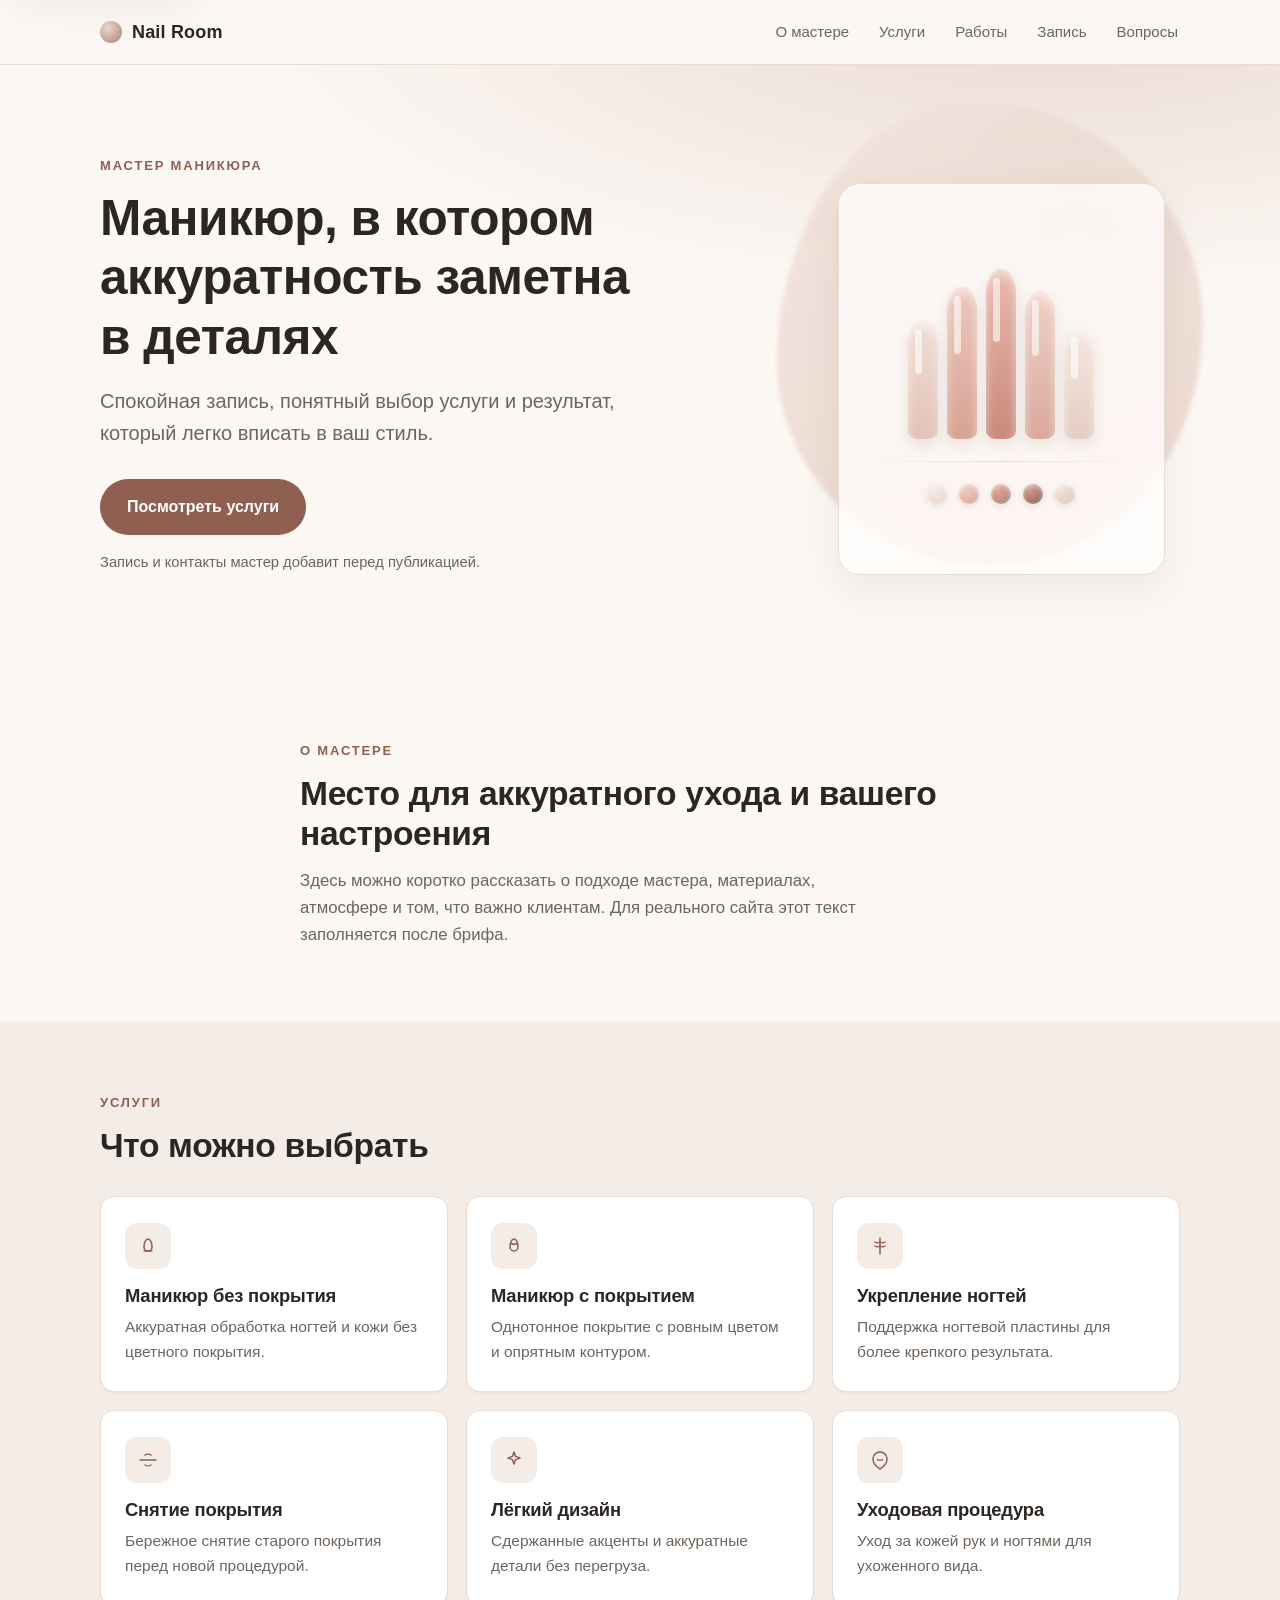
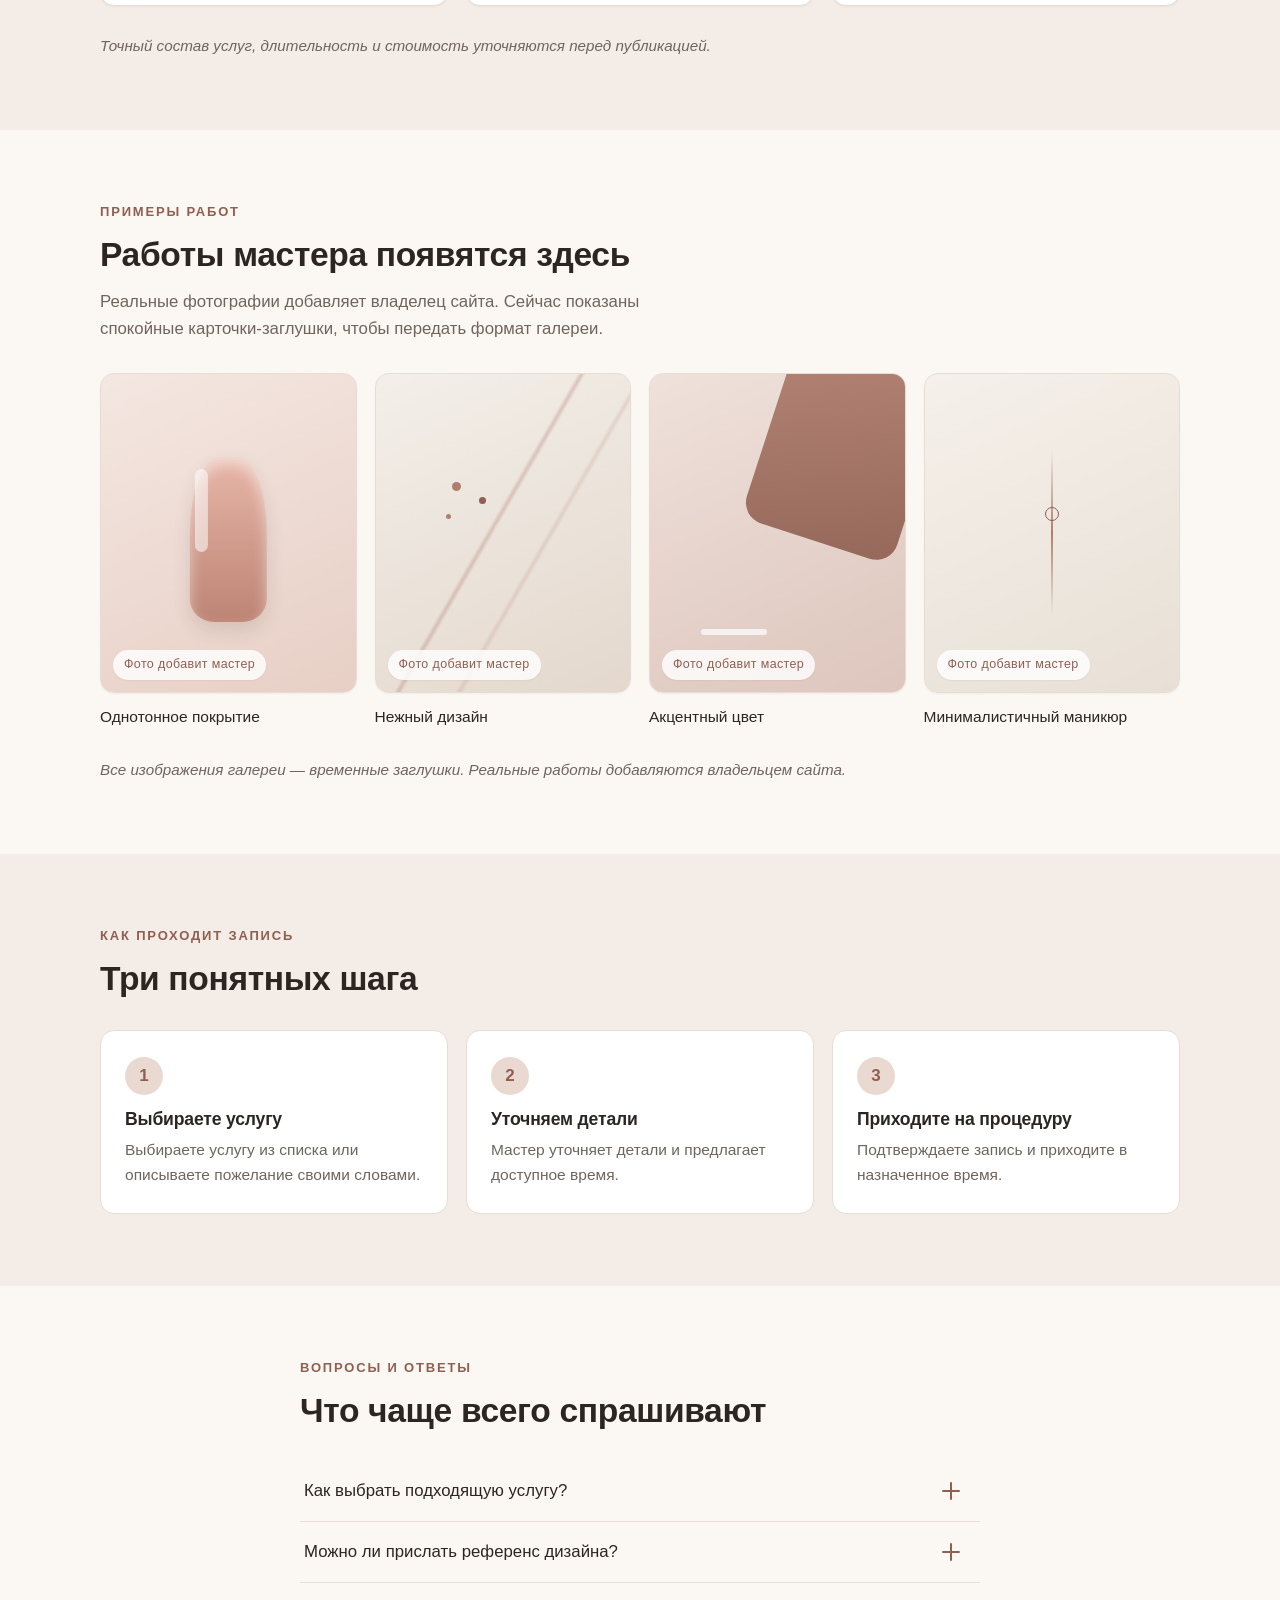
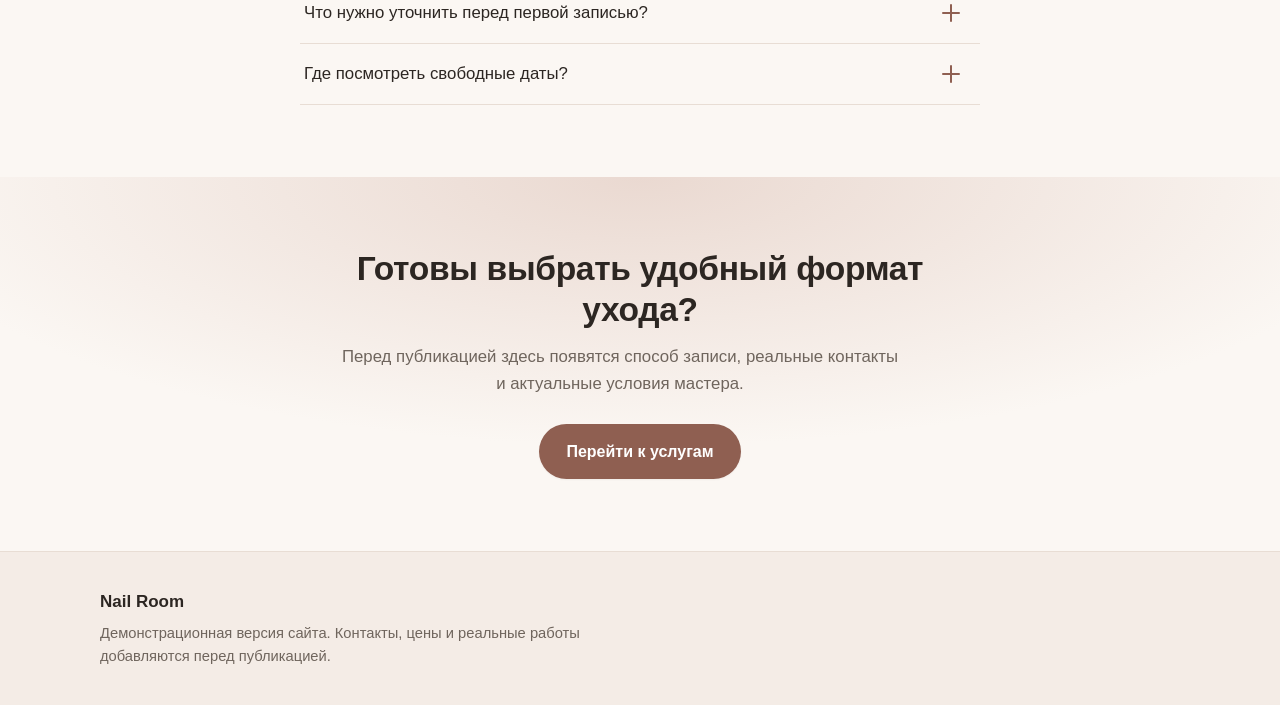
<file: nail-room/index.html>
<!DOCTYPE html>
<html lang="ru">
<head>
  <meta charset="UTF-8" />
  <meta name="viewport" content="width=device-width, initial-scale=1.0" />
  <title>Nail Room — аккуратный маникюр</title>
  <meta
    name="description"
    content="Nail Room — спокойная запись, понятный выбор услуги и аккуратный результат. Демонстрационный сайт мастера маникюра."
  />
  <link
    rel="icon"
    href="data:image/svg+xml,%3Csvg xmlns='http://www.w3.org/2000/svg' viewBox='0 0 32 32'%3E%3Ccircle cx='16' cy='16' r='13' fill='%23ead9d1'/%3E%3Ccircle cx='13' cy='12' r='5' fill='%23f6ece6'/%3E%3Cpath d='M11 22c0-5 2-9 5-9s5 4 5 9a5 5 0 0 1-10 0Z' fill='%23b07e6f'/%3E%3C/svg%3E"
  />
  <link rel="stylesheet" href="css/style.css" />
</head>
<body>
  <a class="skip-link" href="#services">Перейти к услугам</a>

  <header class="site-header" id="top">
    <div class="container site-header__inner">
      <a class="brand" href="#top" aria-label="Nail Room — на главную">
        <span class="brand__mark" aria-hidden="true"></span>
        <span class="brand__name">Nail Room</span>
      </a>

      <button
        class="nav-toggle"
        type="button"
        aria-expanded="false"
        aria-controls="primary-nav"
        aria-label="Открыть меню"
      >
        <span class="nav-toggle__bar" aria-hidden="true"></span>
        <span class="nav-toggle__bar" aria-hidden="true"></span>
        <span class="nav-toggle__bar" aria-hidden="true"></span>
      </button>

      <nav class="primary-nav" id="primary-nav" aria-label="Основная навигация">
        <ul class="primary-nav__list">
          <li><a href="#about">О мастере</a></li>
          <li><a href="#services">Услуги</a></li>
          <li><a href="#works">Работы</a></li>
          <li><a href="#process">Запись</a></li>
          <li><a href="#faq">Вопросы</a></li>
        </ul>
      </nav>
    </div>
  </header>

  <main>
    <!-- 1. Hero -->
    <section class="hero" aria-labelledby="hero-title">
      <div class="container hero__inner">
        <div class="hero__content reveal">
          <p class="hero__eyebrow">Мастер маникюра</p>
          <h1 class="hero__title" id="hero-title">
            Маникюр, в котором аккуратность заметна в деталях
          </h1>
          <p class="hero__subtitle">
            Спокойная запись, понятный выбор услуги и результат, который легко
            вписать в ваш стиль.
          </p>
          <div class="hero__actions">
            <a class="btn btn--primary" href="#services">Посмотреть услуги</a>
          </div>
          <p class="hero__note">
            Запись и контакты мастер добавит перед публикацией.
          </p>
        </div>

        <!-- Декоративная композиция: формы ногтей и палитра оттенков.
             Только CSS, без изображений. Скрыта от скринридеров. -->
        <div class="hero__visual reveal" aria-hidden="true">
          <div class="hero__scene">
            <span class="hero__blob"></span>
            <div class="hero__panel">
              <div class="hero__nails">
                <span class="hero__nail hero__nail--1"></span>
                <span class="hero__nail hero__nail--2"></span>
                <span class="hero__nail hero__nail--3"></span>
                <span class="hero__nail hero__nail--4"></span>
                <span class="hero__nail hero__nail--5"></span>
              </div>
              <span class="hero__divider"></span>
              <div class="hero__palette">
                <span class="hero__dot hero__dot--1"></span>
                <span class="hero__dot hero__dot--2"></span>
                <span class="hero__dot hero__dot--3"></span>
                <span class="hero__dot hero__dot--4"></span>
                <span class="hero__dot hero__dot--5"></span>
              </div>
            </div>
          </div>
        </div>
      </div>
    </section>

    <!-- 2. О мастере -->
    <section class="section" id="about" aria-labelledby="about-title">
      <div class="container section__narrow reveal">
        <p class="section__eyebrow">О мастере</p>
        <h2 class="section__title" id="about-title">
          Место для аккуратного ухода и вашего настроения
        </h2>
        <p class="section__lead">
          Здесь можно коротко рассказать о подходе мастера, материалах, атмосфере
          и том, что важно клиентам. Для реального сайта этот текст заполняется
          после брифа.
        </p>
      </div>
    </section>

    <!-- 3. Услуги -->
    <section class="section section--surface" id="services" aria-labelledby="services-title">
      <div class="container">
        <div class="section__head reveal">
          <p class="section__eyebrow">Услуги</p>
          <h2 class="section__title" id="services-title">Что можно выбрать</h2>
        </div>

        <ul class="cards cards--services reveal" role="list">
          <li class="card">
            <span class="card__icon" aria-hidden="true">
              <svg viewBox="0 0 24 24" width="24" height="24" fill="none" stroke="currentColor" stroke-width="1.5" stroke-linecap="round" stroke-linejoin="round"><path d="M8 13c0-4 1.6-8 4-8s4 4 4 8a4 4 0 0 1-8 0Z"/><path d="M8 17h8"/></svg>
            </span>
            <h3 class="card__title">Маникюр без покрытия</h3>
            <p class="card__text">Аккуратная обработка ногтей и кожи без цветного покрытия.</p>
          </li>
          <li class="card">
            <span class="card__icon" aria-hidden="true">
              <svg viewBox="0 0 24 24" width="24" height="24" fill="none" stroke="currentColor" stroke-width="1.5" stroke-linecap="round" stroke-linejoin="round"><path d="M8 13c0-4 1.6-8 4-8s4 4 4 8a4 4 0 0 1-8 0Z"/><path d="M9 9.5c1.8 1 4.2 1 6 0"/></svg>
            </span>
            <h3 class="card__title">Маникюр с покрытием</h3>
            <p class="card__text">Однотонное покрытие с ровным цветом и опрятным контуром.</p>
          </li>
          <li class="card">
            <span class="card__icon" aria-hidden="true">
              <svg viewBox="0 0 24 24" width="24" height="24" fill="none" stroke="currentColor" stroke-width="1.5" stroke-linecap="round" stroke-linejoin="round"><path d="M12 4v16"/><path d="M7 8c1.5 1 3.5 1 5 0"/><path d="M7 12c1.5 1 3.5 1 5 0"/><path d="M12 8c1.5 1 3.5 1 5 0"/><path d="M12 12c1.5 1 3.5 1 5 0"/></svg>
            </span>
            <h3 class="card__title">Укрепление ногтей</h3>
            <p class="card__text">Поддержка ногтевой пластины для более крепкого результата.</p>
          </li>
          <li class="card">
            <span class="card__icon" aria-hidden="true">
              <svg viewBox="0 0 24 24" width="24" height="24" fill="none" stroke="currentColor" stroke-width="1.5" stroke-linecap="round" stroke-linejoin="round"><path d="M4 12h16"/><path d="M9 7c1.5-1 4.5-1 6 0"/><path d="M9 17c1.5 1 4.5 1 6 0"/></svg>
            </span>
            <h3 class="card__title">Снятие покрытия</h3>
            <p class="card__text">Бережное снятие старого покрытия перед новой процедурой.</p>
          </li>
          <li class="card">
            <span class="card__icon" aria-hidden="true">
              <svg viewBox="0 0 24 24" width="24" height="24" fill="none" stroke="currentColor" stroke-width="1.5" stroke-linecap="round" stroke-linejoin="round"><path d="m12 4 1.6 4.4L18 10l-4.4 1.6L12 16l-1.6-4.4L6 10l4.4-1.6Z"/></svg>
            </span>
            <h3 class="card__title">Лёгкий дизайн</h3>
            <p class="card__text">Сдержанные акценты и аккуратные детали без перегруза.</p>
          </li>
          <li class="card">
            <span class="card__icon" aria-hidden="true">
              <svg viewBox="0 0 24 24" width="24" height="24" fill="none" stroke="currentColor" stroke-width="1.5" stroke-linecap="round" stroke-linejoin="round"><path d="M12 21c4-2.5 7-6 7-10a7 7 0 0 0-14 0c0 4 3 7.5 7 10Z"/><path d="M9.5 11.5c1.5 1 3.5 1 5 0"/></svg>
            </span>
            <h3 class="card__title">Уходовая процедура</h3>
            <p class="card__text">Уход за кожей рук и ногтями для ухоженного вида.</p>
          </li>
        </ul>

        <p class="section__note reveal">
          Точный состав услуг, длительность и стоимость уточняются перед публикацией.
        </p>
      </div>
    </section>

    <!-- 4. Примеры работ -->
    <section class="section" id="works" aria-labelledby="works-title">
      <div class="container">
        <div class="section__head reveal">
          <p class="section__eyebrow">Примеры работ</p>
          <h2 class="section__title" id="works-title">Работы мастера появятся здесь</h2>
          <p class="section__lead">
            Реальные фотографии добавляет владелец сайта. Сейчас показаны
            спокойные карточки-заглушки, чтобы передать формат галереи.
          </p>
        </div>

        <ul class="gallery reveal" role="list">
          <li class="gallery__item">
            <span class="gallery__media gallery__media--a" aria-hidden="true">
              <span class="gallery__placeholder">Фото добавит мастер</span>
            </span>
            <span class="gallery__caption">Однотонное покрытие</span>
          </li>
          <li class="gallery__item">
            <span class="gallery__media gallery__media--b" aria-hidden="true">
              <span class="gallery__placeholder">Фото добавит мастер</span>
            </span>
            <span class="gallery__caption">Нежный дизайн</span>
          </li>
          <li class="gallery__item">
            <span class="gallery__media gallery__media--c" aria-hidden="true">
              <span class="gallery__placeholder">Фото добавит мастер</span>
            </span>
            <span class="gallery__caption">Акцентный цвет</span>
          </li>
          <li class="gallery__item">
            <span class="gallery__media gallery__media--d" aria-hidden="true">
              <span class="gallery__placeholder">Фото добавит мастер</span>
            </span>
            <span class="gallery__caption">Минималистичный маникюр</span>
          </li>
        </ul>

        <p class="section__note reveal">
          Все изображения галереи — временные заглушки. Реальные работы добавляются владельцем сайта.
        </p>
      </div>
    </section>

    <!-- 5. Как проходит запись -->
    <section class="section section--surface" id="process" aria-labelledby="process-title">
      <div class="container">
        <div class="section__head reveal">
          <p class="section__eyebrow">Как проходит запись</p>
          <h2 class="section__title" id="process-title">Три понятных шага</h2>
        </div>

        <ol class="steps reveal">
          <li class="step">
            <span class="step__num" aria-hidden="true">1</span>
            <h3 class="step__title">Выбираете услугу</h3>
            <p class="step__text">Выбираете услугу из списка или описываете пожелание своими словами.</p>
          </li>
          <li class="step">
            <span class="step__num" aria-hidden="true">2</span>
            <h3 class="step__title">Уточняем детали</h3>
            <p class="step__text">Мастер уточняет детали и предлагает доступное время.</p>
          </li>
          <li class="step">
            <span class="step__num" aria-hidden="true">3</span>
            <h3 class="step__title">Приходите на процедуру</h3>
            <p class="step__text">Подтверждаете запись и приходите в назначенное время.</p>
          </li>
        </ol>
      </div>
    </section>

    <!-- 6. FAQ -->
    <section class="section" id="faq" aria-labelledby="faq-title">
      <div class="container section__narrow">
        <div class="section__head reveal">
          <p class="section__eyebrow">Вопросы и ответы</p>
          <h2 class="section__title" id="faq-title">Что чаще всего спрашивают</h2>
        </div>

        <div class="faq reveal">
          <div class="faq__item">
            <h3 class="faq__heading">
              <button class="faq__question" type="button" aria-expanded="false">
                <span>Как выбрать подходящую услугу?</span>
                <span class="faq__icon" aria-hidden="true"></span>
              </button>
            </h3>
            <div class="faq__answer">
              <p>Можно ориентироваться на список услуг или описать пожелание. Мастер поможет подобрать подходящий вариант перед записью.</p>
            </div>
          </div>

          <div class="faq__item">
            <h3 class="faq__heading">
              <button class="faq__question" type="button" aria-expanded="false">
                <span>Можно ли прислать референс дизайна?</span>
                <span class="faq__icon" aria-hidden="true"></span>
              </button>
            </h3>
            <div class="faq__answer">
              <p>Да, референс помогает точнее понять пожелание. Способ передачи изображений мастер укажет перед публикацией.</p>
            </div>
          </div>

          <div class="faq__item">
            <h3 class="faq__heading">
              <button class="faq__question" type="button" aria-expanded="false">
                <span>Что нужно уточнить перед первой записью?</span>
                <span class="faq__icon" aria-hidden="true"></span>
              </button>
            </h3>
            <div class="faq__answer">
              <p>Обычно уточняют желаемую услугу, удобное время и пожелания по результату. Точный список мастер добавит после брифа.</p>
            </div>
          </div>

          <div class="faq__item">
            <h3 class="faq__heading">
              <button class="faq__question" type="button" aria-expanded="false">
                <span>Где посмотреть свободные даты?</span>
                <span class="faq__icon" aria-hidden="true"></span>
              </button>
            </h3>
            <div class="faq__answer">
              <p>Способ записи и доступные даты появятся здесь перед публикацией. Сейчас это демонстрационная версия сайта.</p>
            </div>
          </div>
        </div>
      </div>
    </section>

    <!-- 7. Финальный CTA -->
    <section class="section final-cta" aria-labelledby="cta-title">
      <div class="container final-cta__inner reveal">
        <h2 class="section__title" id="cta-title">Готовы выбрать удобный формат ухода?</h2>
        <p class="section__lead">
          Перед публикацией здесь появятся способ записи, реальные контакты и
          актуальные условия мастера.
        </p>
        <div class="final-cta__actions">
          <a class="btn btn--primary" href="#services">Перейти к услугам</a>
        </div>
      </div>
    </section>
  </main>

  <footer class="site-footer">
    <div class="container site-footer__inner">
      <p class="site-footer__brand">Nail Room</p>
      <p class="site-footer__note">
        Демонстрационная версия сайта. Контакты, цены и реальные работы добавляются перед публикацией.
      </p>
    </div>
  </footer>

  <script src="js/main.js" defer></script>
</body>
</html>
</file>
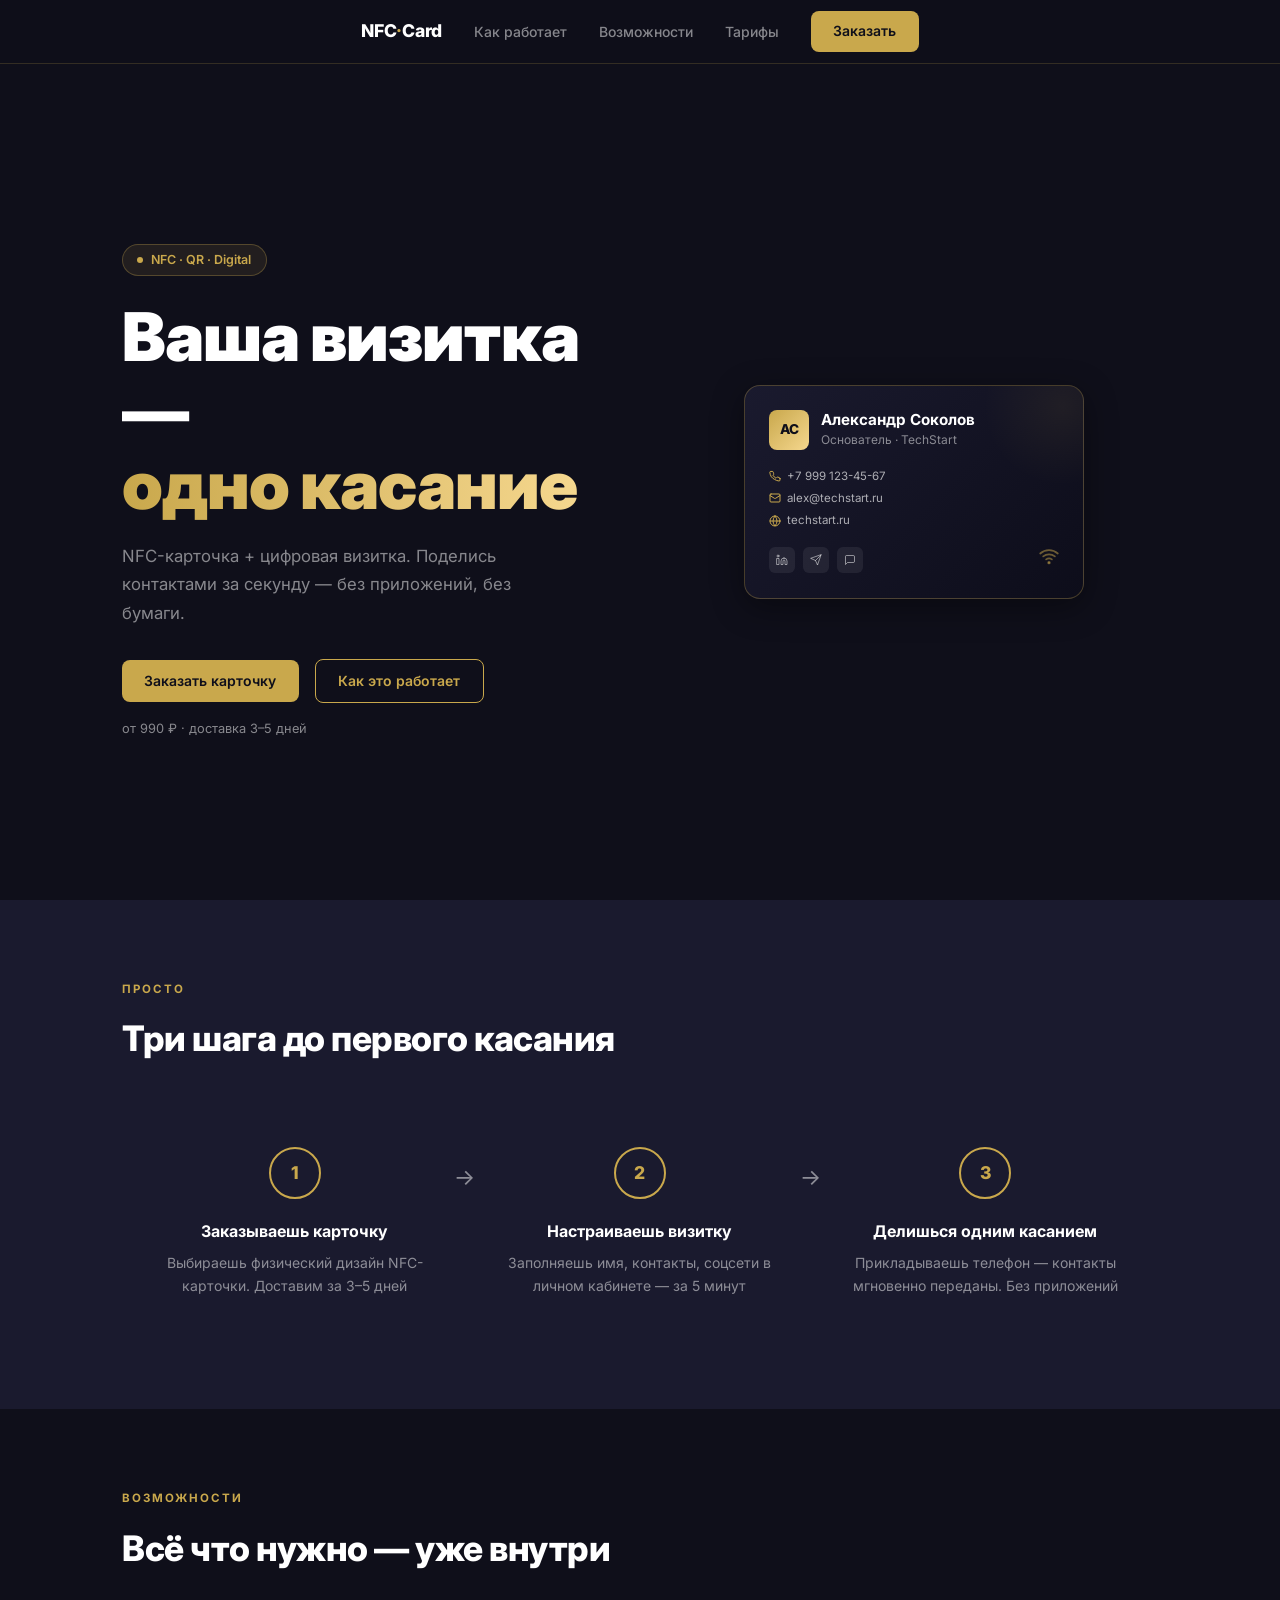
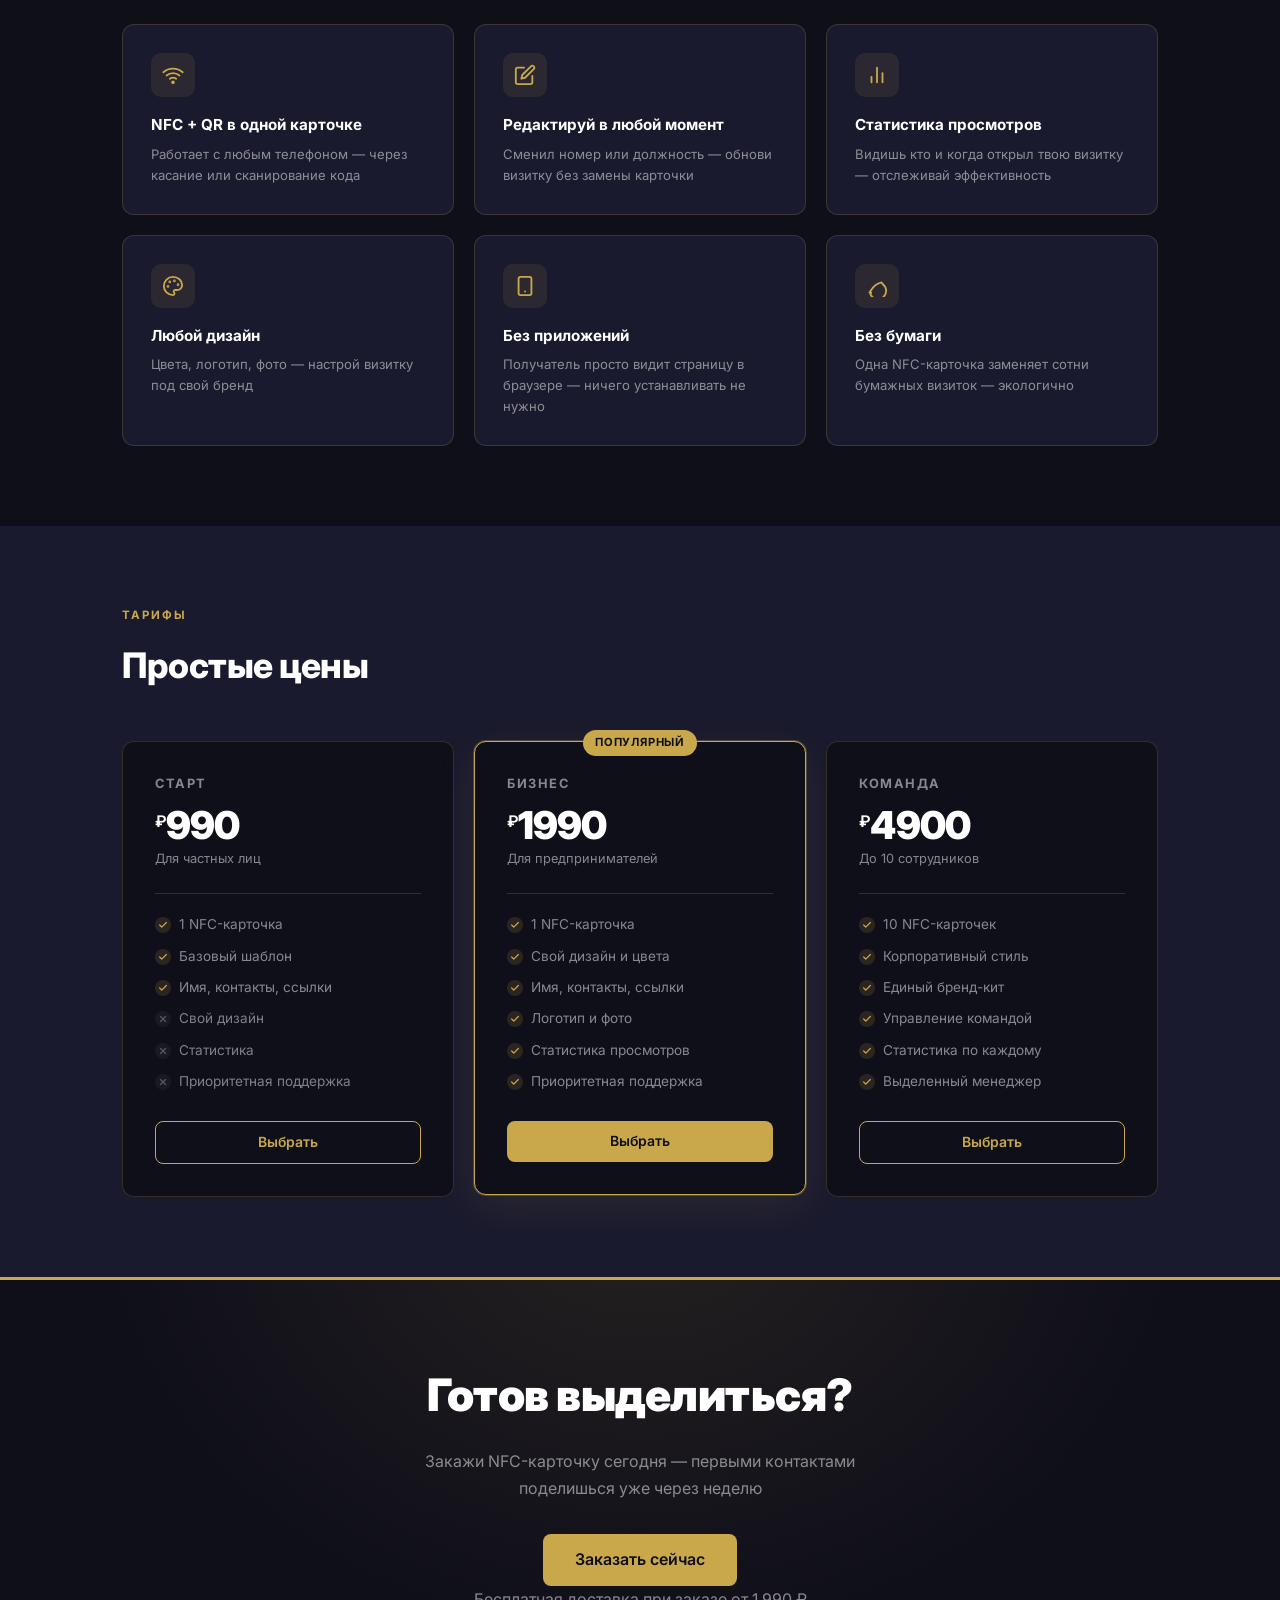
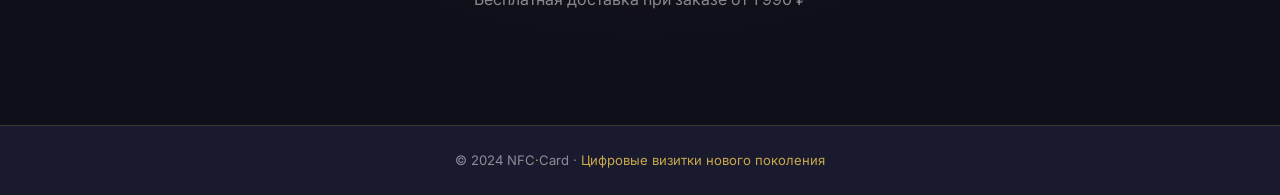
<file: nfc-card/index.html>
<!DOCTYPE html>
<html lang="ru">
<head>
  <meta charset="UTF-8">
  <meta name="viewport" content="width=device-width, initial-scale=1.0">
  <!-- ✏️ ИЗМЕНИТЬ: заголовок вкладки браузера -->
  <link rel="icon" href="data:image/svg+xml,<svg xmlns=%22http://www.w3.org/2000/svg%22 viewBox=%220 0 100 100%22><rect width=%22100%22 height=%22100%22 fill=%22%230f0f1a%22/><text x=%2250%22 y=%2268%22 font-size=%2260%22 text-anchor=%22middle%22 fill=%22%23c9a84c%22>N</text></svg>">
  <title>NFC·Card — Цифровые визитки нового поколения</title>
  <!-- ✏️ ИЗМЕНИТЬ: описание для поисковиков и соцсетей -->
  <meta name="description" content="NFC-карточка + цифровая визитка. Поделись контактами за секунду — без приложений, без бумаги.">
  <meta property="og:title" content="NFC·Card — Цифровые визитки нового поколения">
  <meta property="og:description" content="NFC-карточка + цифровая визитка. Поделись контактами за секунду.">
  <meta property="og:type" content="website">
  <link rel="canonical" href="https://seregakuhar-commits.github.io/portfolio/nfc-card/">
  <meta property="og:image" content="https://seregakuhar-commits.github.io/portfolio/nfc-card/og-image.png">
  <link rel="preconnect" href="https://fonts.googleapis.com">
  <link rel="preconnect" href="https://fonts.gstatic.com" crossorigin>
  <link href="https://fonts.googleapis.com/css2?family=Inter:wght@400;600;700;800&display=swap" rel="stylesheet">
  <style>
    :root {
      /* ✏️ ИЗМЕНИТЬ: основные цвета */
      --bg: #0f0f1a;
      --surface: #1a1a2e;
      --gold: #c9a84c;
      --gold-light: #f5d78e;
      --text: #ffffff;
      --text-muted: rgba(255,255,255,0.5);
      --border: rgba(201,168,76,0.2);
      --radius: 12px;
      --topbar-h: 64px;
      --max-w: 1100px;
    }

    * { margin: 0; padding: 0; box-sizing: border-box; }

    body {
      font-family: 'Inter', system-ui, -apple-system, sans-serif;
      background: var(--bg);
      color: var(--text);
      line-height: 1.6;
    }

    a { text-decoration: none; color: inherit; }

    .container {
      max-width: var(--max-w);
      margin: 0 auto;
      padding: 0 2rem;
    }

    section { padding: 80px 0; }

    .section-label {
      font-size: 0.72rem;
      font-weight: 700;
      text-transform: uppercase;
      letter-spacing: 2px;
      color: var(--gold);
      margin-bottom: 0.75rem;
    }

    .section-title {
      font-size: clamp(1.6rem, 3vw, 2.2rem);
      font-weight: 800;
      letter-spacing: -0.5px;
      margin-bottom: 1rem;
    }

    /* HEADER */
    .header {
      position: sticky;
      top: 0;
      z-index: 100;
      height: var(--topbar-h);
      background: rgba(15,15,26,0.9);
      backdrop-filter: blur(12px);
      border-bottom: 1px solid var(--border);
      display: flex;
      align-items: center;
    }

    .header-inner {
      display: flex;
      align-items: center;
      justify-content: space-between;
      width: 100%;
      gap: 2rem;
    }

    .header-inner nav { margin: 0 auto; }

    .header-logo {
      font-size: 1.1rem;
      font-weight: 800;
      color: var(--text);
      letter-spacing: -0.3px;
    }

    .header-logo span { color: var(--gold); }

    .header-nav {
      display: flex;
      align-items: center;
      gap: 2rem;
      list-style: none;
    }

    .header-nav a {
      font-size: 0.875rem;
      font-weight: 500;
      color: var(--text-muted);
      transition: color 0.2s;
    }

    .header-nav a:hover,
    .header-nav a.active { color: var(--gold); }

    .btn {
      display: inline-flex;
      align-items: center;
      gap: 0.5rem;
      padding: 0.6rem 1.4rem;
      border-radius: 8px;
      font-size: 0.875rem;
      font-weight: 600;
      cursor: pointer;
      border: none;
      transition: opacity 0.2s, transform 0.15s;
    }

    .btn:hover { opacity: 0.88; transform: translateY(-1px); }

    .btn-gold { background: var(--gold); color: var(--bg); }

    .btn-outline {
      background: transparent;
      color: var(--gold);
      border: 1px solid var(--gold);
    }

    @media (max-width: 640px) {
      .header-nav { display: none; }
    }

    /* HERO */
    .hero {
      padding: 100px 0 80px;
      min-height: calc(100vh - var(--topbar-h));
      display: flex;
      align-items: center;
    }

    .hero-grid {
      display: grid;
      grid-template-columns: 1fr 1fr;
      gap: 60px;
      align-items: center;
    }

    .hero-badge {
      display: inline-flex;
      align-items: center;
      gap: 0.5rem;
      background: rgba(201,168,76,0.1);
      border: 1px solid rgba(201,168,76,0.3);
      border-radius: 20px;
      padding: 0.3rem 0.9rem;
      font-size: 0.78rem;
      font-weight: 600;
      color: var(--gold);
      margin-bottom: 1.5rem;
    }

    .hero-badge-dot {
      width: 6px;
      height: 6px;
      background: var(--gold);
      border-radius: 50%;
    }

    .hero h1 {
      font-size: clamp(2.4rem, 5.5vw, 4.2rem);
      font-weight: 900;
      line-height: 1.1;
      letter-spacing: -1px;
      margin-bottom: 1.25rem;
    }

    .hero h1 em {
      font-style: normal;
      background: linear-gradient(90deg, var(--gold), var(--gold-light));
      -webkit-background-clip: text;
      -webkit-text-fill-color: transparent;
      background-clip: text;
    }

    .hero-sub {
      font-size: 1.05rem;
      color: var(--text-muted);
      max-width: 420px;
      margin-bottom: 2rem;
      line-height: 1.7;
    }

    .hero-actions {
      display: flex;
      align-items: center;
      gap: 1rem;
      flex-wrap: wrap;
    }

    .hero-note {
      font-size: 0.8rem;
      color: var(--text-muted);
      margin-top: 1rem;
    }

    .hero-card-wrap {
      display: flex;
      justify-content: center;
      align-items: center;
    }

    @media (max-width: 768px) {
      .hero-grid { grid-template-columns: 1fr; }
      .hero { padding: 60px 0; }
      .hero-card-wrap { order: -1; }
    }

    /* DEMO CARD */
    .demo-card {
      width: 340px;
      height: 214px;
      background: linear-gradient(135deg, #1a1a2e 0%, #0d0d1a 100%);
      border: 1px solid rgba(201,168,76,0.3);
      border-radius: 16px;
      padding: 24px;
      display: flex;
      flex-direction: column;
      justify-content: space-between;
      position: relative;
      overflow: hidden;
      box-shadow: 0 8px 32px rgba(0,0,0,0.4);
      transition: transform 0.3s ease, box-shadow 0.3s ease;
    }

    .demo-card::before {
      content: '';
      position: absolute;
      top: -60px; right: -60px;
      width: 160px; height: 160px;
      background: radial-gradient(circle, rgba(201,168,76,0.08) 0%, transparent 70%);
      pointer-events: none;
    }

    .demo-card:hover {
      transform: translateY(-6px) rotate(1deg);
      box-shadow: 0 20px 60px rgba(201,168,76,0.15);
    }

    .card-top {
      display: flex;
      align-items: center;
      gap: 12px;
    }

    .card-avatar {
      width: 40px; height: 40px;
      background: linear-gradient(135deg, var(--gold), var(--gold-light));
      border-radius: 8px;
      display: flex;
      align-items: center;
      justify-content: center;
      font-size: 0.85rem;
      font-weight: 800;
      color: var(--bg);
      flex-shrink: 0;
    }

    .card-name {
      font-size: 0.95rem;
      font-weight: 700;
      line-height: 1.2;
    }

    .card-title-text {
      font-size: 0.75rem;
      color: var(--text-muted);
    }

    .card-contacts {
      display: flex;
      flex-direction: column;
      gap: 4px;
    }

    .card-contact-row {
      display: flex;
      align-items: center;
      gap: 6px;
      font-size: 0.72rem;
      color: rgba(255,255,255,0.65);
    }

    .card-contact-row svg { color: var(--gold); flex-shrink: 0; }

    .card-bottom {
      display: flex;
      align-items: center;
      justify-content: space-between;
    }

    .card-socials { display: flex; gap: 8px; }

    .card-social {
      width: 26px; height: 26px;
      background: rgba(255,255,255,0.07);
      border-radius: 6px;
      display: flex;
      align-items: center;
      justify-content: center;
      color: var(--text-muted);
    }

    .card-nfc { color: rgba(201,168,76,0.5); }

    /* HOW IT WORKS */
    .how { background: var(--surface); }

    .how-grid {
      display: grid;
      grid-template-columns: repeat(3, 1fr);
      margin-top: 3rem;
    }

    .how-step {
      padding: 2rem;
      text-align: center;
      position: relative;
    }

    .how-step:not(:last-child)::after {
      content: '→';
      position: absolute;
      right: -0.5rem;
      top: 44px;
      font-size: 1.4rem;
      color: var(--text-muted);
    }

    .how-num {
      width: 52px; height: 52px;
      border: 2px solid var(--gold);
      border-radius: 50%;
      display: flex;
      align-items: center;
      justify-content: center;
      margin: 0 auto 1.25rem;
      font-size: 1.1rem;
      font-weight: 800;
      color: var(--gold);
    }

    .how-step h3 {
      font-size: 1rem;
      font-weight: 700;
      margin-bottom: 0.5rem;
    }

    .how-step p {
      font-size: 0.875rem;
      color: var(--text-muted);
      line-height: 1.6;
    }

    @media (max-width: 640px) {
      .how-grid { grid-template-columns: 1fr; }
      .how-step:not(:last-child)::after {
        content: '↓';
        right: auto;
        top: auto;
        bottom: -0.5rem;
        left: 50%;
        transform: translateX(-50%);
      }
    }

    /* FEATURES */
    .features-grid {
      display: grid;
      grid-template-columns: repeat(3, 1fr);
      gap: 1.25rem;
      margin-top: 3rem;
    }

    .feature-card {
      background: var(--surface);
      border: 1px solid var(--border);
      border-radius: var(--radius);
      padding: 1.75rem;
      transition: border-color 0.25s, transform 0.25s;
    }

    .feature-card:hover {
      border-color: rgba(201,168,76,0.5);
      transform: translateY(-2px);
    }

    .feature-icon {
      width: 44px; height: 44px;
      background: rgba(201,168,76,0.1);
      border-radius: 10px;
      display: flex;
      align-items: center;
      justify-content: center;
      margin-bottom: 1rem;
      color: var(--gold);
    }

    .feature-card h3 {
      font-size: 0.95rem;
      font-weight: 700;
      margin-bottom: 0.4rem;
    }

    .feature-card p {
      font-size: 0.82rem;
      color: var(--text-muted);
      line-height: 1.6;
    }

    @media (max-width: 768px) { .features-grid { grid-template-columns: repeat(2, 1fr); } }
    @media (max-width: 480px) { .features-grid { grid-template-columns: 1fr; } }

    /* PRICING */
    .pricing { background: var(--surface); }

    .pricing-grid {
      display: grid;
      grid-template-columns: repeat(3, 1fr);
      gap: 1.25rem;
      margin-top: 3rem;
      align-items: start;
    }

    .pricing-card {
      background: var(--bg);
      border: 1px solid var(--border);
      border-radius: var(--radius);
      padding: 2rem;
      position: relative;
    }

    .pricing-card.featured {
      border-color: var(--gold);
      box-shadow: 0 0 0 1px rgba(201,168,76,0.3), 0 12px 40px rgba(201,168,76,0.1);
    }

    .pricing-badge {
      position: absolute;
      top: -12px;
      left: 50%;
      transform: translateX(-50%);
      background: var(--gold);
      color: var(--bg);
      font-size: 0.7rem;
      font-weight: 700;
      text-transform: uppercase;
      letter-spacing: 0.8px;
      padding: 0.25rem 0.75rem;
      border-radius: 20px;
      white-space: nowrap;
    }

    .pricing-name {
      font-size: 0.8rem;
      font-weight: 700;
      text-transform: uppercase;
      letter-spacing: 1.5px;
      color: var(--text-muted);
      margin-bottom: 0.75rem;
    }

    .pricing-price {
      font-size: 2.4rem;
      font-weight: 900;
      letter-spacing: -1px;
      line-height: 1;
      margin-bottom: 0.25rem;
    }

    .pricing-price sup {
      font-size: 1rem;
      font-weight: 600;
      vertical-align: top;
      margin-top: 0.4rem;
      display: inline-block;
    }

    .pricing-desc {
      font-size: 0.8rem;
      color: var(--text-muted);
      margin-bottom: 1.5rem;
    }

    .pricing-divider {
      height: 1px;
      background: var(--border);
      margin: 1.25rem 0;
    }

    .pricing-features {
      list-style: none;
      display: flex;
      flex-direction: column;
      gap: 0.6rem;
      margin-bottom: 1.75rem;
    }

    .pricing-features li {
      display: flex;
      align-items: center;
      gap: 0.5rem;
      font-size: 0.85rem;
      color: var(--text-muted);
    }

    .pricing-features li::before {
      content: '';
      width: 16px; height: 16px;
      border-radius: 50%;
      flex-shrink: 0;
      background: rgba(201,168,76,0.15) url("data:image/svg+xml,%3Csvg xmlns='http://www.w3.org/2000/svg' width='10' height='10' viewBox='0 0 24 24' fill='none' stroke='%23c9a84c' stroke-width='3' stroke-linecap='round' stroke-linejoin='round'%3E%3Cpolyline points='20 6 9 17 4 12'/%3E%3C/svg%3E") no-repeat center;
    }

    .pricing-features li.off { color: rgba(255,255,255,0.47); }

    .pricing-features li.off::before {
      opacity: 0.6;
      background: rgba(136,136,136,0.15) url("data:image/svg+xml,%3Csvg xmlns='http://www.w3.org/2000/svg' width='10' height='10' viewBox='0 0 24 24' fill='none' stroke='%23888' stroke-width='3' stroke-linecap='round' stroke-linejoin='round'%3E%3Cline x1='18' y1='6' x2='6' y2='18'/%3E%3Cline x1='6' y1='6' x2='18' y2='18'/%3E%3C/svg%3E") no-repeat center;
    }

    .btn-full { width: 100%; justify-content: center; }

    @media (max-width: 768px) {
      .pricing-grid { grid-template-columns: 1fr; max-width: 400px; margin-left: auto; margin-right: auto; }
    }

    /* CTA */
    .cta-section {
      text-align: center;
      position: relative;
      overflow: hidden;
      border-top: 3px solid var(--gold);
    }

    .cta-section::before {
      content: '';
      position: absolute;
      top: 0; left: 0; right: 0; bottom: 0;
      background: radial-gradient(ellipse at 50% -20%, rgba(201,168,76,0.12) 0%, transparent 60%);
      pointer-events: none;
    }

    .cta-section .container { position: relative; }

    .cta-section h2 {
      font-size: clamp(1.8rem, 4vw, 2.8rem);
      font-weight: 900;
      margin-bottom: 1rem;
      letter-spacing: -0.5px;
    }

    .cta-section > .container > p {
      color: var(--text-muted);
      font-size: 1rem;
      max-width: 460px;
      margin: 0 auto 2rem;
      line-height: 1.7;
    }

    .cta-note {
      margin-top: 1rem;
      font-size: 0.8rem;
      color: var(--text-muted);
    }

    /* FOOTER */
    footer {
      background: var(--surface);
      border-top: 1px solid var(--border);
      padding: 1.5rem 2rem;
      text-align: center;
      font-size: 0.82rem;
      color: var(--text-muted);
    }

    footer span { color: var(--gold); }
    
    @media (prefers-reduced-motion: reduce) {
      *, *::before, *::after {
        animation-duration: 0.01ms !important;
        transition-duration: 0.01ms !important;
        scroll-behavior: auto !important;
      }
    }
  </style>
</head>
<body>

  <header class="header" id="header">
    <div class="container">
      <div class="header-inner">
        <!-- ✏️ ИЗМЕНИТЬ: название вашего бренда -->
        <a class="header-logo" href="#">NFC<span>·</span>Card</a>
        <nav>
          <ul class="header-nav">
            <li><a href="#how">Как работает</a></li>
            <li><a href="#features">Возможности</a></li>
            <li><a href="#pricing">Тарифы</a></li>
          </ul>
        </nav>
        <!-- ✏️ ИЗМЕНИТЬ: ссылка на контакт или форму заказа -->
        <a class="btn btn-gold" href="https://t.me/seregakuhar">Заказать</a>
      </div>
    </div>
  </header>

  <main>

  <section class="hero" id="home">
    <div class="container">
      <div class="hero-grid">
        <div class="hero-text">
          <div class="hero-badge">
            <span class="hero-badge-dot"></span>
            NFC · QR · Digital
          </div>
          <!-- ✏️ ИЗМЕНИТЬ: главный заголовок -->
          <h1>Ваша визитка —<br><em>одно касание</em></h1>
          <!-- ✏️ ИЗМЕНИТЬ: подзаголовок -->
          <p class="hero-sub">NFC-карточка + цифровая визитка. Поделись контактами за секунду — без приложений, без бумаги.</p>
          <div class="hero-actions">
            <!-- ✏️ ИЗМЕНИТЬ: ссылка на контакт или форму заказа -->
            <a class="btn btn-gold" href="https://t.me/seregakuhar">Заказать карточку</a>
            <a class="btn btn-outline" href="#how">Как это работает</a>
          </div>
          <!-- ✏️ ИЗМЕНИТЬ: цена и срок доставки -->
          <p class="hero-note">от 990 ₽ · доставка 3–5 дней</p>
        </div>
        <div class="hero-card-wrap">
          <div class="demo-card">
            <div class="card-top">
              <!-- ✏️ ИЗМЕНИТЬ: инициалы клиента на карточке -->
              <div class="card-avatar">АС</div>
              <div>
                <!-- ✏️ ИЗМЕНИТЬ: имя на демо-карточке -->
                <div class="card-name">Александр Соколов</div>
                <!-- ✏️ ИЗМЕНИТЬ: должность и компания -->
                <div class="card-title-text">Основатель · TechStart</div>
              </div>
            </div>
            <div class="card-contacts">
              <div class="card-contact-row">
                <svg width="12" height="12" viewBox="0 0 24 24" fill="none" stroke="currentColor" stroke-width="2" stroke-linecap="round" stroke-linejoin="round"><path d="M22 16.92v3a2 2 0 0 1-2.18 2 19.79 19.79 0 0 1-8.63-3.07A19.5 19.5 0 0 1 4.69 13.5a19.79 19.79 0 0 1-3.07-8.67A2 2 0 0 1 3.6 2.85h3a2 2 0 0 1 2 1.72c.13.96.36 1.9.7 2.81a2 2 0 0 1-.45 2.11L7.91 10.42a16 16 0 0 0 6 6l1.63-1.63a2 2 0 0 1 2.11-.45c.91.34 1.85.57 2.81.7A2 2 0 0 1 22 16.92z"/></svg>
                <!-- ✏️ ИЗМЕНИТЬ: телефон -->
                +7 999 123-45-67
              </div>
              <div class="card-contact-row">
                <svg width="12" height="12" viewBox="0 0 24 24" fill="none" stroke="currentColor" stroke-width="2" stroke-linecap="round" stroke-linejoin="round"><rect x="2" y="4" width="20" height="16" rx="2"/><path d="m22 7-8.97 5.7a1.94 1.94 0 0 1-2.06 0L2 7"/></svg>
                <!-- ✏️ ИЗМЕНИТЬ: email -->
                alex@techstart.ru
              </div>
              <div class="card-contact-row">
                <svg width="12" height="12" viewBox="0 0 24 24" fill="none" stroke="currentColor" stroke-width="2" stroke-linecap="round" stroke-linejoin="round"><circle cx="12" cy="12" r="10"/><path d="M2 12h20M12 2a15.3 15.3 0 0 1 4 10 15.3 15.3 0 0 1-4 10 15.3 15.3 0 0 1-4-10 15.3 15.3 0 0 1 4-10z"/></svg>
                <!-- ✏️ ИЗМЕНИТЬ: сайт -->
                techstart.ru
              </div>
            </div>
            <div class="card-bottom">
              <div class="card-socials">
                <div class="card-social">
                  <svg width="12" height="12" viewBox="0 0 24 24" fill="none" stroke="currentColor" stroke-width="2" stroke-linecap="round" stroke-linejoin="round"><path d="M16 8a6 6 0 0 1 6 6v7h-4v-7a2 2 0 0 0-2-2 2 2 0 0 0-2 2v7h-4v-7a6 6 0 0 1 6-6z"/><rect x="2" y="9" width="4" height="12"/><circle cx="4" cy="4" r="2"/></svg>
                </div>
                <div class="card-social">
                  <svg width="12" height="12" viewBox="0 0 24 24" fill="none" stroke="currentColor" stroke-width="2" stroke-linecap="round" stroke-linejoin="round"><path d="m22 2-7 20-4-9-9-4Z"/><path d="M22 2 11 13"/></svg>
                </div>
                <div class="card-social">
                  <svg width="12" height="12" viewBox="0 0 24 24" fill="none" stroke="currentColor" stroke-width="2" stroke-linecap="round" stroke-linejoin="round"><path d="M21 15a2 2 0 0 1-2 2H7l-4 4V5a2 2 0 0 1 2-2h14a2 2 0 0 1 2 2z"/></svg>
                </div>
              </div>
              <div class="card-nfc">
                <svg width="20" height="20" viewBox="0 0 24 24" fill="none" stroke="currentColor" stroke-width="2" stroke-linecap="round" stroke-linejoin="round"><path d="M5 12.55a11 11 0 0 1 14.08 0"/><path d="M1.42 9a16 16 0 0 1 21.16 0"/><path d="M8.53 16.11a6 6 0 0 1 6.95 0"/><circle cx="12" cy="20" r="1" fill="currentColor"/></svg>
              </div>
            </div>
          </div>
        </div>
      </div>
    </div>
  </section>

  <section class="how" id="how">
    <div class="container">
      <p class="section-label">Просто</p>
      <!-- ✏️ ИЗМЕНИТЬ: заголовок секции -->
      <h2 class="section-title">Три шага до первого касания</h2>
      <div class="how-grid">
        <div class="how-step">
          <div class="how-num">1</div>
          <h3>Заказываешь карточку</h3>
          <p>Выбираешь физический дизайн NFC-карточки. Доставим за 3–5 дней</p>
        </div>
        <div class="how-step">
          <div class="how-num">2</div>
          <h3>Настраиваешь визитку</h3>
          <p>Заполняешь имя, контакты, соцсети в личном кабинете — за 5 минут</p>
        </div>
        <div class="how-step">
          <div class="how-num">3</div>
          <h3>Делишься одним касанием</h3>
          <p>Прикладываешь телефон — контакты мгновенно переданы. Без приложений</p>
        </div>
      </div>
    </div>
  </section>

  <section id="features">
    <div class="container">
      <p class="section-label">Возможности</p>
      <h2 class="section-title">Всё что нужно — уже внутри</h2>
      <div class="features-grid">

        <div class="feature-card">
          <div class="feature-icon">
            <svg width="22" height="22" viewBox="0 0 24 24" fill="none" stroke="currentColor" stroke-width="2" stroke-linecap="round" stroke-linejoin="round"><path d="M5 12.55a11 11 0 0 1 14.08 0"/><path d="M1.42 9a16 16 0 0 1 21.16 0"/><path d="M8.53 16.11a6 6 0 0 1 6.95 0"/><circle cx="12" cy="20" r="1" fill="currentColor"/></svg>
          </div>
          <h3>NFC + QR в одной карточке</h3>
          <p>Работает с любым телефоном — через касание или сканирование кода</p>
        </div>

        <div class="feature-card">
          <div class="feature-icon">
            <svg width="22" height="22" viewBox="0 0 24 24" fill="none" stroke="currentColor" stroke-width="2" stroke-linecap="round" stroke-linejoin="round"><path d="M11 4H4a2 2 0 0 0-2 2v14a2 2 0 0 0 2 2h14a2 2 0 0 0 2-2v-7"/><path d="M18.5 2.5a2.121 2.121 0 0 1 3 3L12 15l-4 1 1-4 9.5-9.5z"/></svg>
          </div>
          <h3>Редактируй в любой момент</h3>
          <p>Сменил номер или должность — обнови визитку без замены карточки</p>
        </div>

        <div class="feature-card">
          <div class="feature-icon">
            <svg width="22" height="22" viewBox="0 0 24 24" fill="none" stroke="currentColor" stroke-width="2" stroke-linecap="round" stroke-linejoin="round"><line x1="18" y1="20" x2="18" y2="10"/><line x1="12" y1="20" x2="12" y2="4"/><line x1="6" y1="20" x2="6" y2="14"/></svg>
          </div>
          <h3>Статистика просмотров</h3>
          <p>Видишь кто и когда открыл твою визитку — отслеживай эффективность</p>
        </div>

        <div class="feature-card">
          <div class="feature-icon">
            <svg width="22" height="22" viewBox="0 0 24 24" fill="none" stroke="currentColor" stroke-width="2" stroke-linecap="round" stroke-linejoin="round"><circle cx="13.5" cy="6.5" r=".5" fill="currentColor"/><circle cx="17.5" cy="10.5" r=".5" fill="currentColor"/><circle cx="8.5" cy="7.5" r=".5" fill="currentColor"/><circle cx="6.5" cy="12.5" r=".5" fill="currentColor"/><path d="M12 2C6.5 2 2 6.5 2 12s4.5 10 10 10c.926 0 1.648-.746 1.648-1.688 0-.437-.18-.835-.437-1.125-.29-.289-.438-.652-.438-1.125a1.64 1.64 0 0 1 1.668-1.668h1.996c3.051 0 5.555-2.503 5.555-5.554C21.965 6.012 17.461 2 12 2z"/></svg>
          </div>
          <h3>Любой дизайн</h3>
          <p>Цвета, логотип, фото — настрой визитку под свой бренд</p>
        </div>

        <div class="feature-card">
          <div class="feature-icon">
            <svg width="22" height="22" viewBox="0 0 24 24" fill="none" stroke="currentColor" stroke-width="2" stroke-linecap="round" stroke-linejoin="round"><rect x="5" y="2" width="14" height="20" rx="2" ry="2"/><line x1="12" y1="18" x2="12.01" y2="18"/></svg>
          </div>
          <h3>Без приложений</h3>
          <p>Получатель просто видит страницу в браузере — ничего устанавливать не нужно</p>
        </div>

        <div class="feature-card">
          <div class="feature-icon">
            <svg width="22" height="22" viewBox="0 0 24 24" fill="none" stroke="currentColor" stroke-width="2" stroke-linecap="round" stroke-linejoin="round"><path d="M17 8C8 10 5.9 16.17 3.82 19.21l1.86-.05-.93 1.77a9 9 0 1 0 13.96-10.56C17.79 9.63 17.38 8.87 17 8z"/></svg>
          </div>
          <h3>Без бумаги</h3>
          <p>Одна NFC-карточка заменяет сотни бумажных визиток — экологично</p>
        </div>

      </div>
    </div>
  </section>

  <section class="pricing" id="pricing">
    <div class="container">
      <p class="section-label">Тарифы</p>
      <h2 class="section-title">Простые цены</h2>
      <div class="pricing-grid">

        <div class="pricing-card">
          <p class="pricing-name">Старт</p>
          <!-- ✏️ ИЗМЕНИТЬ: цена тарифа Старт -->
          <div class="pricing-price"><sup>₽</sup>990</div>
          <p class="pricing-desc">Для частных лиц</p>
          <div class="pricing-divider"></div>
          <ul class="pricing-features">
            <li>1 NFC-карточка</li>
            <li>Базовый шаблон</li>
            <li>Имя, контакты, ссылки</li>
            <li class="off">Свой дизайн</li>
            <li class="off">Статистика</li>
            <li class="off">Приоритетная поддержка</li>
          </ul>
          <!-- ✏️ ИЗМЕНИТЬ: ссылка на контакт или форму (Telegram, WhatsApp, tel:) -->
          <a class="btn btn-outline btn-full" href="https://t.me/seregakuhar">Выбрать</a>
        </div>

        <div class="pricing-card featured">
          <span class="pricing-badge">Популярный</span>
          <p class="pricing-name">Бизнес</p>
          <!-- ✏️ ИЗМЕНИТЬ: цена тарифа Бизнес -->
          <div class="pricing-price"><sup>₽</sup>1990</div>
          <p class="pricing-desc">Для предпринимателей</p>
          <div class="pricing-divider"></div>
          <ul class="pricing-features">
            <li>1 NFC-карточка</li>
            <li>Свой дизайн и цвета</li>
            <li>Имя, контакты, ссылки</li>
            <li>Логотип и фото</li>
            <li>Статистика просмотров</li>
            <li>Приоритетная поддержка</li>
          </ul>
          <!-- ✏️ ИЗМЕНИТЬ: ссылка на контакт или форму (Telegram, WhatsApp, tel:) -->
          <a class="btn btn-gold btn-full" href="https://t.me/seregakuhar">Выбрать</a>
        </div>

        <div class="pricing-card">
          <p class="pricing-name">Команда</p>
          <!-- ✏️ ИЗМЕНИТЬ: цена тарифа Команда -->
          <div class="pricing-price"><sup>₽</sup>4900</div>
          <p class="pricing-desc">До 10 сотрудников</p>
          <div class="pricing-divider"></div>
          <ul class="pricing-features">
            <li>10 NFC-карточек</li>
            <li>Корпоративный стиль</li>
            <li>Единый бренд-кит</li>
            <li>Управление командой</li>
            <li>Статистика по каждому</li>
            <li>Выделенный менеджер</li>
          </ul>
          <!-- ✏️ ИЗМЕНИТЬ: ссылка на контакт или форму (Telegram, WhatsApp, tel:) -->
          <a class="btn btn-outline btn-full" href="https://t.me/seregakuhar">Выбрать</a>
        </div>

      </div>
    </div>
  </section>

  <section class="cta-section">
    <div class="container">
      <!-- ✏️ ИЗМЕНИТЬ: финальный призыв -->
      <h2>Готов выделиться?</h2>
      <p>Закажи NFC-карточку сегодня — первыми контактами поделишься уже через неделю</p>
      <!-- ✏️ ИЗМЕНИТЬ: ссылка на контакт или форму заказа -->
      <a class="btn btn-gold" href="https://t.me/seregakuhar" style="font-size:1rem;padding:0.8rem 2rem;">Заказать сейчас</a>
      <!-- ✏️ ИЗМЕНИТЬ: подпись под кнопкой -->
      <p class="cta-note">Бесплатная доставка при заказе от 1 990 ₽</p>
    </div>
  </section>

  </main>

  <!-- ✏️ ИЗМЕНИТЬ: год и название в footer -->
  <footer>
    © 2024 NFC<span>·</span>Card · <span>Цифровые визитки нового поколения</span>
  </footer>

  <script>
    document.querySelectorAll('a[href^="#"]').forEach(a => {
      a.addEventListener('click', e => {
        const target = document.querySelector(a.getAttribute('href'));
        if (!target) return;
        e.preventDefault();
        target.scrollIntoView({ behavior: 'smooth', block: 'start' });
      });
    });

    const navLinks = document.querySelectorAll('.header-nav a[href^="#"]');
    const sections = document.querySelectorAll('section[id]');

    const observer = new IntersectionObserver(entries => {
      entries.forEach(entry => {
        if (entry.isIntersecting) {
          navLinks.forEach(a => a.classList.remove('active'));
          const link = document.querySelector(`.header-nav a[href="#${entry.target.id}"]`);
          if (link) link.classList.add('active');
        }
      });
    }, { threshold: 0.4 });

    sections.forEach(s => observer.observe(s));
  </script>
</body>
</html>
</file>
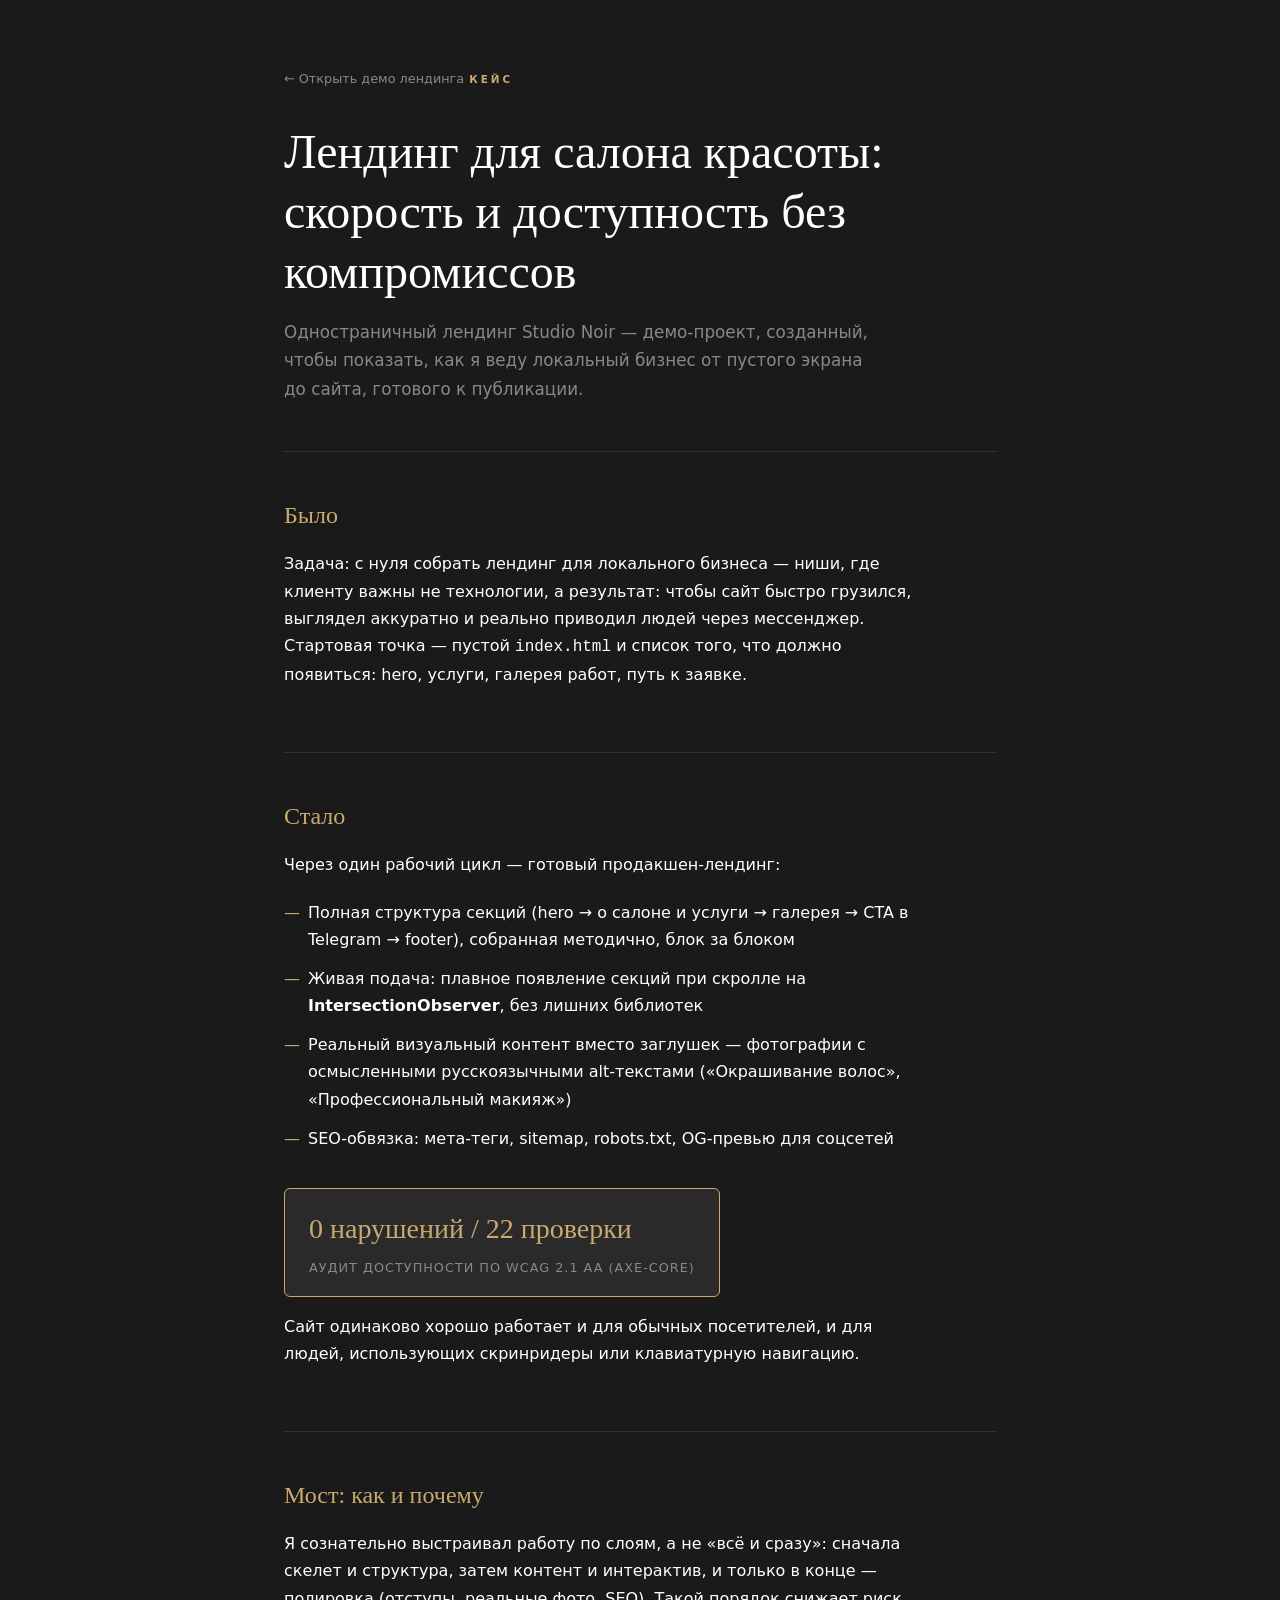
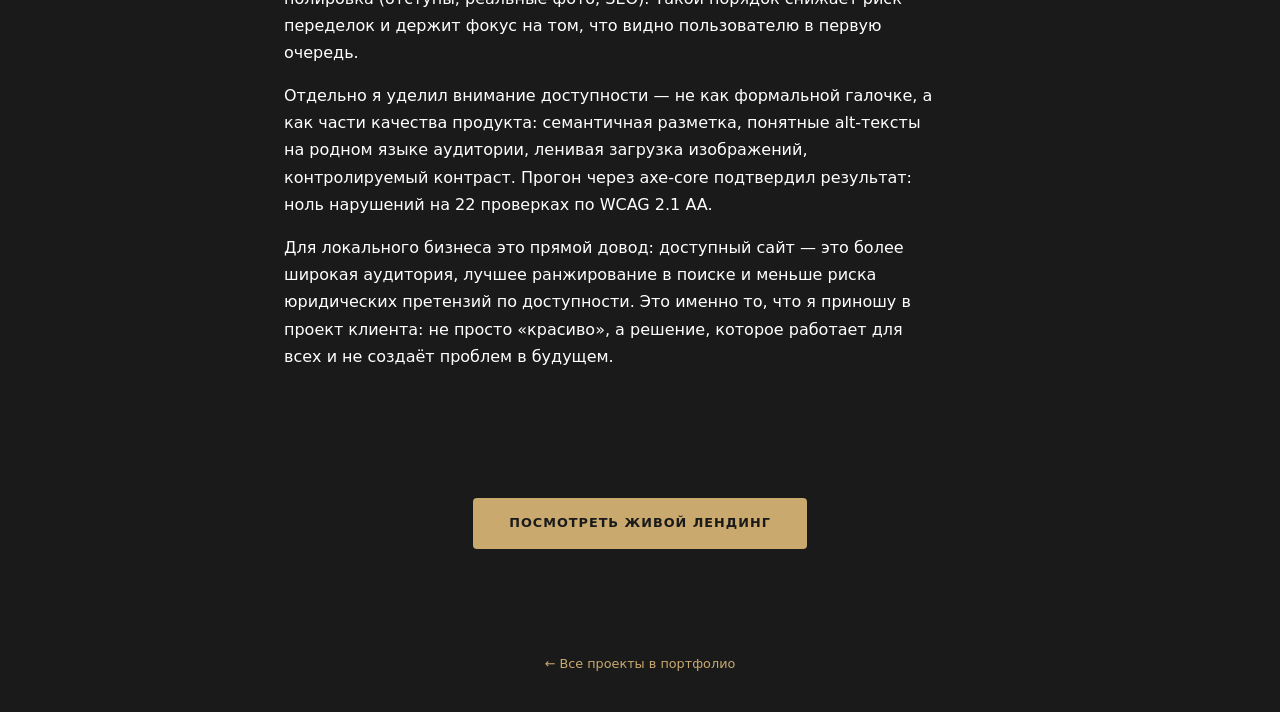
<file: beauty-salon/case-study.html>
<!DOCTYPE html>
<html lang="ru">
<head>
  <meta charset="UTF-8">
  <meta name="viewport" content="width=device-width, initial-scale=1.0">
  <meta name="description" content="Кейс: лендинг для салона красоты Studio Noir — от пустого экрана до готового сайта со 100% доступностью по WCAG 2.1 AA.">
  <link rel="icon" href="data:image/svg+xml,<svg xmlns=%22http://www.w3.org/2000/svg%22 viewBox=%220 0 100 100%22><rect width=%22100%22 height=%22100%22 fill=%22%231a1a1a%22/><text x=%2250%22 y=%2268%22 font-size=%2260%22 text-anchor=%22middle%22 fill=%22%23c9a96e%22>S</text></svg>">
  <title>Кейс: лендинг салона красоты — Studio Noir</title>
  <style>
    :root {
      --bg: #1a1a1a;
      --bg-alt: #111111;
      --card: #2a2a2a;
      --gold: #c9a96e;
      --gold-dark: #a8823e;
      --white: #ffffff;
      --gray: #888888;
      --border: #333333;
    }

    *, *::before, *::after {
      box-sizing: border-box;
      margin: 0;
      padding: 0;
    }

    html { scroll-behavior: smooth; }

    body {
      background: var(--bg);
      color: var(--white);
      font-family: system-ui, -apple-system, sans-serif;
      font-size: 1rem;
      line-height: 1.7;
    }

    h1, h2, h3 {
      font-family: Georgia, 'Times New Roman', serif;
      font-weight: 400;
      line-height: 1.25;
    }

    a { color: var(--gold); text-decoration: none; }
    a:hover { text-decoration: underline; }

    .container {
      max-width: 760px;
      margin: 0 auto;
      padding: 0 1.5rem;
    }

    .label {
      display: inline-block;
      font-size: 0.65rem;
      font-weight: 700;
      text-transform: uppercase;
      letter-spacing: 3px;
      color: var(--gold);
      margin-bottom: 0.75rem;
    }

    /* ─── HEADER ─── */
    header {
      padding: 4rem 0 3rem;
      border-bottom: 1px solid var(--border);
    }

    .back-link {
      display: inline-flex;
      align-items: center;
      gap: 0.4rem;
      font-size: 0.8rem;
      color: var(--gray);
      margin-bottom: 2rem;
    }
    .back-link:hover { color: var(--gold); }

    header h1 {
      font-size: clamp(2rem, 5vw, 3rem);
      color: var(--white);
      margin-bottom: 1rem;
    }

    .lede {
      font-size: 1.05rem;
      color: var(--gray);
      max-width: 56ch;
    }

    /* ─── SECTIONS ─── */
    section {
      padding: 3rem 0;
      border-bottom: 1px solid var(--border);
    }
    section:last-of-type { border-bottom: none; }

    section h2 {
      font-size: 1.5rem;
      color: var(--gold);
      margin-bottom: 1.25rem;
    }

    section p { margin-bottom: 1rem; max-width: 64ch; }

    section ul {
      list-style: none;
      display: flex;
      flex-direction: column;
      gap: 0.75rem;
      margin: 1.25rem 0;
    }

    section ul li {
      position: relative;
      padding-left: 1.5rem;
      max-width: 64ch;
    }

    section ul li::before {
      content: '—';
      position: absolute;
      left: 0;
      color: var(--gold);
    }

    strong { color: var(--white); }

    /* ─── METRIC CALLOUT ─── */
    .metric {
      display: inline-block;
      background: var(--card);
      border: 1px solid var(--gold);
      border-radius: 6px;
      padding: 1rem 1.5rem;
      margin: 1rem 0;
    }
    .metric .num {
      font-family: Georgia, serif;
      font-size: 1.75rem;
      color: var(--gold);
      display: block;
    }
    .metric .desc {
      font-size: 0.8rem;
      color: var(--gray);
      text-transform: uppercase;
      letter-spacing: 1px;
    }

    /* ─── CTA ─── */
    .cta {
      padding: 4rem 0;
      text-align: center;
    }
    .btn-gold {
      display: inline-block;
      background: var(--gold);
      color: var(--bg);
      font-size: 0.8rem;
      font-weight: 700;
      letter-spacing: 1px;
      text-transform: uppercase;
      padding: 0.9rem 2.25rem;
      border-radius: 4px;
      transition: background 0.2s ease;
    }
    .btn-gold:hover {
      background: var(--gold-dark);
      text-decoration: none;
    }

    footer {
      text-align: center;
      padding: 2.5rem 0;
      font-size: 0.8rem;
      color: var(--gray);
    }
  </style>
</head>
<body>

  <div class="container">
    <header>
      <a class="back-link" href="index.html">&larr; Открыть демо лендинга</a>
      <span class="label">Кейс</span>
      <h1>Лендинг для салона красоты: скорость и доступность без компромиссов</h1>
      <p class="lede">Одностраничный лендинг Studio Noir — демо-проект, созданный, чтобы показать, как я веду локальный бизнес от пустого экрана до сайта, готового к публикации.</p>
    </header>

    <section>
      <h2>Было</h2>
      <p>Задача: с нуля собрать лендинг для локального бизнеса — ниши, где клиенту важны не технологии, а результат: чтобы сайт быстро грузился, выглядел аккуратно и реально приводил людей через мессенджер. Стартовая точка — пустой <code>index.html</code> и список того, что должно появиться: hero, услуги, галерея работ, путь к заявке.</p>
    </section>

    <section>
      <h2>Стало</h2>
      <p>Через один рабочий цикл — готовый продакшен-лендинг:</p>
      <ul>
        <li>Полная структура секций (hero → о салоне и услуги → галерея → CTA в Telegram → footer), собранная методично, блок за блоком</li>
        <li>Живая подача: плавное появление секций при скролле на <strong>IntersectionObserver</strong>, без лишних библиотек</li>
        <li>Реальный визуальный контент вместо заглушек — фотографии с осмысленными русскоязычными alt-текстами («Окрашивание волос», «Профессиональный макияж»)</li>
        <li>SEO-обвязка: мета-теги, sitemap, robots.txt, OG-превью для соцсетей</li>
      </ul>
      <div class="metric">
        <span class="num">0 нарушений / 22 проверки</span>
        <span class="desc">Аудит доступности по WCAG 2.1 AA (axe-core)</span>
      </div>
      <p>Сайт одинаково хорошо работает и для обычных посетителей, и для людей, использующих скринридеры или клавиатурную навигацию.</p>
    </section>

    <section>
      <h2>Мост: как и почему</h2>
      <p>Я сознательно выстраивал работу по слоям, а не «всё и сразу»: сначала скелет и структура, затем контент и интерактив, и только в конце — полировка (отступы, реальные фото, SEO). Такой порядок снижает риск переделок и держит фокус на том, что видно пользователю в первую очередь.</p>
      <p>Отдельно я уделил внимание доступности — не как формальной галочке, а как части качества продукта: семантичная разметка, понятные alt-тексты на родном языке аудитории, ленивая загрузка изображений, контролируемый контраст. Прогон через axe-core подтвердил результат: ноль нарушений на 22 проверках по WCAG 2.1 AA.</p>
      <p>Для локального бизнеса это прямой довод: доступный сайт — это более широкая аудитория, лучшее ранжирование в поиске и меньше риска юридических претензий по доступности. Это именно то, что я приношу в проект клиента: не просто «красиво», а решение, которое работает для всех и не создаёт проблем в будущем.</p>
    </section>

    <div class="cta">
      <a class="btn-gold" href="index.html">Посмотреть живой лендинг</a>
    </div>
  </div>

  <footer>
    <a href="../index.html">← Все проекты в портфолио</a>
  </footer>

</body>
</html>
</file>
<file: nail-room/css/style.css>
/* =========================================================
   Nail Room — учебный проект AI Web Studio
   Стек: HTML5 + CSS3 + Vanilla JS, без внешних зависимостей.
   Подход: mobile-first, спокойная палитра, воздух, доступность.
   ========================================================= */

/* ---------- Дизайн-токены ---------- */
:root {
  --bg: #fbf7f3;              /* молочный фон */
  --surface: #ffffff;         /* карточки и контрастные секции */
  --surface-soft: #f4ece6;    /* мягкая бежевая подложка */
  --text: #2c2622;            /* тёмный тёплый текст */
  --text-muted: #6f655d;      /* приглушённый текст */
  --accent: #b07e6f;          /* бежево-розовый акцент */
  --accent-strong: #8f5f51;   /* затемнённый акцент для контраста */
  --accent-soft: #ead9d1;     /* светлый оттенок акцента */
  --border: #e8ddd4;          /* тонкие границы */

  --radius: 14px;
  --radius-sm: 10px;
  --maxw: 1120px;
  --gutter: 20px;

  --shadow-sm: 0 1px 2px rgba(63, 45, 36, 0.05);
  --shadow-md: 0 14px 40px rgba(63, 45, 36, 0.08);

  --ease: cubic-bezier(0.22, 0.61, 0.36, 1);

  --font: "Segoe UI", "Helvetica Neue", Arial, system-ui, sans-serif;
}

/* ---------- Сброс и база ---------- */
*,
*::before,
*::after {
  box-sizing: border-box;
}

html {
  scroll-behavior: smooth;
  -webkit-text-size-adjust: 100%;
}

body {
  margin: 0;
  font-family: var(--font);
  color: var(--text);
  background: var(--bg);
  line-height: 1.6;
  font-size: 17px;
  -webkit-font-smoothing: antialiased;
  text-rendering: optimizeLegibility;
}

img {
  max-width: 100%;
  display: block;
}

h1,
h2,
h3 {
  line-height: 1.2;
  font-weight: 600;
  letter-spacing: -0.01em;
  margin: 0;
}

p {
  margin: 0;
}

a {
  color: var(--accent-strong);
  text-decoration: none;
}

ul,
ol {
  margin: 0;
  padding: 0;
  list-style: none;
}

/* ---------- Доступность: фокус и skip-link ---------- */
:focus-visible {
  outline: 3px solid var(--accent-strong);
  outline-offset: 2px;
  border-radius: 4px;
}

.skip-link {
  position: absolute;
  left: 16px;
  top: -60px;
  z-index: 100;
  background: var(--surface);
  color: var(--text);
  padding: 10px 16px;
  border-radius: var(--radius-sm);
  box-shadow: var(--shadow-md);
  transition: top 0.2s var(--ease);
}

.skip-link:focus {
  top: 16px;
}

/* ---------- Контейнер ---------- */
.container {
  width: 100%;
  max-width: var(--maxw);
  margin: 0 auto;
  padding: 0 var(--gutter);
}

/* ---------- Кнопки ---------- */
.btn {
  display: inline-flex;
  align-items: center;
  justify-content: center;
  gap: 8px;
  padding: 14px 26px;
  border-radius: 999px;
  font-size: 16px;
  font-weight: 600;
  border: 1px solid transparent;
  cursor: pointer;
  transition: transform 0.15s var(--ease), background-color 0.2s var(--ease),
    box-shadow 0.2s var(--ease);
}

.btn--primary {
  background: var(--accent-strong);
  color: #fff;
  box-shadow: var(--shadow-sm);
}

.btn--primary:hover {
  background: #7c5045;
  transform: translateY(-1px);
  box-shadow: var(--shadow-md);
}

/* ---------- Шапка ---------- */
.site-header {
  position: sticky;
  top: 0;
  z-index: 50;
  background: rgba(251, 247, 243, 0.9);
  backdrop-filter: saturate(120%) blur(8px);
  border-bottom: 1px solid var(--border);
}

.site-header__inner {
  display: flex;
  align-items: center;
  justify-content: space-between;
  min-height: 64px;
}

.brand {
  display: inline-flex;
  align-items: center;
  gap: 10px;
  color: var(--text);
  font-weight: 600;
  font-size: 18px;
  letter-spacing: 0.01em;
}

.brand__mark {
  width: 22px;
  height: 22px;
  border-radius: 50%;
  background: radial-gradient(circle at 35% 30%, var(--accent-soft), var(--accent));
}

/* Навигация */
.primary-nav__list {
  display: flex;
  gap: 26px;
}

.primary-nav a {
  color: var(--text-muted);
  font-size: 15px;
  font-weight: 500;
  padding: 6px 2px;
  transition: color 0.18s var(--ease);
}

.primary-nav a:hover {
  color: var(--text);
}

/* Кнопка-гамбургер (видна на мобильных) */
.nav-toggle {
  display: inline-flex;
  flex-direction: column;
  justify-content: center;
  gap: 5px;
  width: 44px;
  height: 44px;
  padding: 0 10px;
  background: transparent;
  border: 1px solid var(--border);
  border-radius: var(--radius-sm);
  cursor: pointer;
}

.nav-toggle__bar {
  display: block;
  height: 2px;
  width: 100%;
  background: var(--text);
  border-radius: 2px;
  transition: transform 0.2s var(--ease), opacity 0.2s var(--ease);
}

.nav-toggle[aria-expanded="true"] .nav-toggle__bar:nth-child(1) {
  transform: translateY(7px) rotate(45deg);
}
.nav-toggle[aria-expanded="true"] .nav-toggle__bar:nth-child(2) {
  opacity: 0;
}
.nav-toggle[aria-expanded="true"] .nav-toggle__bar:nth-child(3) {
  transform: translateY(-7px) rotate(-45deg);
}

/* ---------- Секции ---------- */
.section {
  padding: 56px 0;
}

.section--surface {
  background: var(--surface-soft);
}

.section__narrow {
  max-width: 720px;
}

.section__head {
  max-width: 680px;
  margin-bottom: 30px;
}

.section__eyebrow,
.hero__eyebrow {
  text-transform: uppercase;
  letter-spacing: 0.14em;
  font-size: 13px;
  font-weight: 600;
  color: var(--accent-strong);
  margin-bottom: 12px;
}

.section__title {
  font-size: clamp(1.5rem, 4vw, 2.1rem);
  margin-bottom: 14px;
}

.section__lead {
  color: var(--text-muted);
  font-size: 1.05rem;
  max-width: 60ch;
}

.section__note {
  margin-top: 28px;
  color: var(--text-muted);
  font-size: 0.95rem;
  font-style: italic;
}

/* ---------- Hero ---------- */
.hero {
  padding: 56px 0 60px;
  overflow: hidden;
  background:
    radial-gradient(120% 90% at 82% -10%, var(--accent-soft) 0%, transparent 52%),
    var(--bg);
}

.hero__inner {
  display: grid;
  gap: 36px;
  align-items: center;
}

.hero__content {
  max-width: 640px;
}

.hero__title {
  font-size: clamp(2rem, 6vw, 3.1rem);
  margin-bottom: 18px;
}

.hero__subtitle {
  font-size: clamp(1.05rem, 2.5vw, 1.25rem);
  color: var(--text-muted);
  max-width: 52ch;
  margin-bottom: 30px;
}

.hero__actions {
  margin-bottom: 16px;
}

.hero__note {
  font-size: 0.92rem;
  color: var(--text-muted);
}

/* ---------- Hero: декоративная композиция (только CSS) ---------- */
.hero__visual {
  display: flex;
  justify-content: center;
}

.hero__scene {
  position: relative;
  width: 100%;
  max-width: 360px;
  aspect-ratio: 5 / 6;
}

/* Мягкое цветовое пятно за панелью — задаёт глубину. */
.hero__blob {
  position: absolute;
  inset: -8% -6% 6% -6%;
  border-radius: 46% 54% 50% 50% / 56% 48% 52% 44%;
  background:
    radial-gradient(60% 60% at 70% 25%, var(--accent-soft) 0%, transparent 70%),
    linear-gradient(160deg, #f3e2db, #ecd6cd);
  filter: blur(2px);
  opacity: 0.85;
}

/* «Карточка оттенков» — основа композиции. */
.hero__panel {
  position: absolute;
  inset: 10% 4% 4% 10%;
  display: flex;
  flex-direction: column;
  justify-content: center;
  gap: 22px;
  padding: 30px 26px;
  background: rgba(255, 255, 255, 0.72);
  border: 1px solid var(--border);
  border-radius: 22px;
  box-shadow: var(--shadow-md);
  backdrop-filter: saturate(120%) blur(6px);
}

/* Веер ногтевых форм, как кончики пальцев. */
.hero__nails {
  display: flex;
  align-items: flex-end;
  justify-content: center;
  gap: 9px;
  height: 56%;
}

.hero__nail {
  position: relative;
  width: 30px;
  border-radius: 16px 16px 11px 11px / 26px 26px 8px 8px;
  box-shadow: inset 0 6px 10px rgba(255, 255, 255, 0.55),
    0 6px 14px rgba(63, 45, 36, 0.1);
}

/* Глянцевый блик на каждой форме. */
.hero__nail::before {
  content: "";
  position: absolute;
  top: 9px;
  left: 7px;
  width: 7px;
  height: 38%;
  border-radius: 999px;
  background: rgba(255, 255, 255, 0.6);
  filter: blur(0.4px);
}

/* Разные высоты и оттенки — мягкая дуга «руки». */
.hero__nail--1 { height: 64%; background: linear-gradient(180deg, #f1ddd5, #e3c2b7); }
.hero__nail--2 { height: 82%; background: linear-gradient(180deg, #ecc8bd, #d8a293); }
.hero__nail--3 { height: 92%; background: linear-gradient(180deg, #e8b9ac, #c98a7b); }
.hero__nail--4 { height: 80%; background: linear-gradient(180deg, #efd1c6, #d9a99c); }
.hero__nail--5 { height: 60%; background: linear-gradient(180deg, #f4e7e0, #e6cdc2); }

.hero__divider {
  height: 1px;
  background: linear-gradient(90deg, transparent, var(--border), transparent);
}

/* Палитра оттенков лака. */
.hero__palette {
  display: flex;
  justify-content: center;
  gap: 12px;
}

.hero__dot {
  width: 20px;
  height: 20px;
  border-radius: 50%;
  box-shadow: inset 0 2px 4px rgba(255, 255, 255, 0.6),
    0 2px 6px rgba(63, 45, 36, 0.12);
}

.hero__dot--1 { background: radial-gradient(circle at 35% 30%, #f6ece6, #e7d2c9); }
.hero__dot--2 { background: radial-gradient(circle at 35% 30%, #eecabf, #d8a293); }
.hero__dot--3 { background: radial-gradient(circle at 35% 30%, #e0a596, #b07e6f); }
.hero__dot--4 { background: radial-gradient(circle at 35% 30%, #d49a90, #8f5f51); }
.hero__dot--5 { background: radial-gradient(circle at 35% 30%, #efe1da, #ddc6bd); }

/* Ambient-движение блока: очень медленное и едва заметное.
   Полностью отключается при prefers-reduced-motion ниже. */
.hero__scene { animation: hero-float 9s var(--ease) infinite; }
.hero__blob { animation: hero-blob 14s var(--ease) infinite; }

@keyframes hero-float {
  0%, 100% { transform: translateY(0); }
  50% { transform: translateY(-8px); }
}

@keyframes hero-blob {
  0%, 100% { border-radius: 46% 54% 50% 50% / 56% 48% 52% 44%; }
  50% { border-radius: 52% 48% 46% 54% / 48% 56% 44% 52%; }
}

/* ---------- Карточки услуг ---------- */
.cards {
  display: grid;
  gap: 18px;
  grid-template-columns: 1fr;
}

.card {
  background: var(--surface);
  border: 1px solid var(--border);
  border-radius: var(--radius);
  padding: 26px 24px;
  box-shadow: var(--shadow-sm);
  transition: transform 0.18s var(--ease), box-shadow 0.2s var(--ease),
    border-color 0.2s var(--ease);
}

.card:hover {
  transform: translateY(-3px);
  box-shadow: var(--shadow-md);
  border-color: var(--accent-soft);
}

.card__icon {
  display: inline-flex;
  align-items: center;
  justify-content: center;
  width: 46px;
  height: 46px;
  border-radius: 12px;
  background: var(--surface-soft);
  color: var(--accent-strong);
  margin-bottom: 16px;
  transition: background-color 0.2s var(--ease), color 0.2s var(--ease),
    transform 0.2s var(--ease);
}

.card:hover .card__icon {
  background: var(--accent-soft);
  transform: translateY(-1px);
}

.card__title {
  font-size: 1.15rem;
  margin-bottom: 8px;
}

.card__text {
  color: var(--text-muted);
  font-size: 0.97rem;
}

/* ---------- Галерея-заглушка ---------- */
.gallery {
  display: grid;
  gap: 18px;
  grid-template-columns: 1fr;
}

.gallery__item {
  transition: transform 0.2s var(--ease);
}

.gallery__media {
  position: relative;
  display: block;
  aspect-ratio: 4 / 5;
  border-radius: var(--radius);
  border: 1px solid var(--border);
  margin-bottom: 12px;
  overflow: hidden;
  box-shadow: var(--shadow-sm);
  transition: box-shadow 0.2s var(--ease);
}

.gallery__item:hover .gallery__media {
  box-shadow: var(--shadow-md);
}

.gallery__item:hover {
  transform: translateY(-3px);
}

/* Базовые подложки — у каждой карточки свой оттенок. */
.gallery__media--a { background: linear-gradient(155deg, #f4e7e1, #e7cfc5); }
.gallery__media--b { background: linear-gradient(155deg, #f3efe9, #e4d8cd); }
.gallery__media--c { background: linear-gradient(155deg, #efe1db, #ddc6bd); }
.gallery__media--d { background: linear-gradient(155deg, #f5f0ea, #e8e0d6); }

/* Каждый плейсхолдер получает свою абстрактную композицию через
   псевдоэлементы — чтобы галерея показывала формат, а не повторяла
   одинаковые прямоугольники. */

/* a — однотонное покрытие: крупная глянцевая ногтевая форма по центру. */
.gallery__media--a::before {
  content: "";
  position: absolute;
  left: 50%;
  top: 26%;
  width: 30%;
  height: 52%;
  transform: translateX(-50%);
  border-radius: 40% 40% 32% 32% / 46% 46% 14% 14%;
  background: linear-gradient(180deg, #e7b6a8, #bd8474);
  box-shadow: inset 0 8px 14px rgba(255, 255, 255, 0.5),
    0 8px 18px rgba(63, 45, 36, 0.12);
}
.gallery__media--a::after {
  content: "";
  position: absolute;
  left: 50%;
  top: 30%;
  width: 5%;
  height: 26%;
  transform: translateX(-260%);
  border-radius: 999px;
  background: rgba(255, 255, 255, 0.55);
}

/* b — нежный дизайн: тонкая диагональ и россыпь мелких точек. */
.gallery__media--b::before {
  content: "";
  position: absolute;
  inset: 0;
  background:
    linear-gradient(120deg, transparent 46%, rgba(176, 126, 111, 0.35) 47%, transparent 48%),
    linear-gradient(120deg, transparent 60%, rgba(176, 126, 111, 0.2) 61%, transparent 62%);
}
.gallery__media--b::after {
  content: "";
  position: absolute;
  left: 30%;
  top: 34%;
  width: 9px;
  height: 9px;
  border-radius: 50%;
  background: var(--accent);
  box-shadow:
    26px 14px 0 -1px var(--accent-strong),
    -8px 30px 0 -2px var(--accent),
    40px 40px 0 -3px var(--accent-soft);
}

/* c — акцентный цвет: насыщенный угловой блок и одна точка. */
.gallery__media--c::before {
  content: "";
  position: absolute;
  right: -8%;
  top: -8%;
  width: 62%;
  height: 62%;
  transform: rotate(18deg);
  border-radius: 22px;
  background: linear-gradient(160deg, var(--accent), var(--accent-strong));
  opacity: 0.92;
}
.gallery__media--c::after {
  content: "";
  position: absolute;
  left: 20%;
  bottom: 18%;
  width: 26%;
  height: 6px;
  border-radius: 999px;
  background: rgba(255, 255, 255, 0.7);
}

/* d — минимализм: одна тонкая вертикальная линия и сдержанный воздух. */
.gallery__media--d::before {
  content: "";
  position: absolute;
  left: 50%;
  top: 24%;
  width: 2px;
  height: 52%;
  transform: translateX(-50%);
  background: linear-gradient(180deg, transparent, var(--accent), transparent);
}
.gallery__media--d::after {
  content: "";
  position: absolute;
  left: 50%;
  top: 44%;
  width: 14px;
  height: 14px;
  transform: translate(-50%, -50%);
  border-radius: 50%;
  border: 1.5px solid var(--accent-strong);
}

.gallery__placeholder {
  position: absolute;
  left: 12px;
  bottom: 12px;
  z-index: 1;
  font-size: 0.78rem;
  letter-spacing: 0.03em;
  color: var(--accent-strong);
  background: rgba(255, 255, 255, 0.82);
  padding: 5px 11px;
  border-radius: 999px;
  box-shadow: var(--shadow-sm);
}

.gallery__caption {
  display: block;
  font-size: 0.97rem;
  font-weight: 500;
  color: var(--text);
}

/* ---------- Шаги записи ---------- */
.steps {
  display: grid;
  gap: 18px;
  grid-template-columns: 1fr;
  counter-reset: step;
}

.step {
  background: var(--surface);
  border: 1px solid var(--border);
  border-radius: var(--radius);
  padding: 26px 24px;
}

.step__num {
  display: inline-flex;
  align-items: center;
  justify-content: center;
  width: 38px;
  height: 38px;
  border-radius: 50%;
  background: var(--accent-soft);
  color: var(--accent-strong);
  font-weight: 600;
  margin-bottom: 14px;
}

.step__title {
  font-size: 1.1rem;
  margin-bottom: 8px;
}

.step__text {
  color: var(--text-muted);
  font-size: 0.97rem;
}

/* ---------- FAQ ---------- */
.faq__item {
  border-bottom: 1px solid var(--border);
}

.faq__heading {
  margin: 0;
  font-size: inherit;
  font-weight: inherit;
}

.faq__question {
  display: flex;
  align-items: center;
  justify-content: space-between;
  gap: 16px;
  width: 100%;
  padding: 20px 12px;
  margin: 0 -8px;
  border-radius: var(--radius-sm);
  background: transparent;
  border: none;
  cursor: pointer;
  text-align: left;
  font-size: 1.05rem;
  font-weight: 500;
  color: var(--text);
  font-family: inherit;
  transition: background-color 0.18s var(--ease), color 0.18s var(--ease);
}

.faq__question:hover {
  background: var(--surface-soft);
  color: var(--accent-strong);
}

.faq__icon {
  position: relative;
  flex: 0 0 auto;
  width: 18px;
  height: 18px;
  transition: transform 0.2s var(--ease);
}

.faq__question[aria-expanded="true"] .faq__icon {
  transform: rotate(90deg);
}

.faq__icon::before,
.faq__icon::after {
  content: "";
  position: absolute;
  background: var(--accent-strong);
  border-radius: 2px;
  transition: transform 0.2s var(--ease), opacity 0.2s var(--ease);
}

.faq__icon::before {
  top: 8px;
  left: 0;
  width: 18px;
  height: 2px;
}

.faq__icon::after {
  top: 0;
  left: 8px;
  width: 2px;
  height: 18px;
}

.faq__question[aria-expanded="true"] .faq__icon::after {
  transform: scaleY(0);
  opacity: 0;
}

.faq__answer {
  padding: 0 4px 22px;
  color: var(--text-muted);
  max-width: 64ch;
}

/* Аккордеон активен только при поддержке JS. Без JS ответы видны всегда. */
.js .faq__answer {
  display: none;
}

.js .faq__answer.is-open {
  display: block;
}

/* ---------- Финальный CTA ---------- */
.final-cta {
  text-align: center;
  background:
    radial-gradient(100% 120% at 50% 0%, var(--accent-soft) 0%, transparent 60%),
    var(--bg);
}

.final-cta__inner {
  max-width: 640px;
  margin: 0 auto;
}

.final-cta__actions {
  margin-top: 26px;
}

/* ---------- Подвал ---------- */
.site-footer {
  border-top: 1px solid var(--border);
  padding: 36px 0;
  background: var(--surface-soft);
}

.site-footer__brand {
  font-weight: 600;
  margin-bottom: 6px;
}

.site-footer__note {
  color: var(--text-muted);
  font-size: 0.92rem;
  max-width: 60ch;
}

/* ---------- Появление секций (прогрессивное улучшение) ---------- */
.js .reveal {
  opacity: 0;
  transform: translateY(16px);
  transition: opacity 0.6s var(--ease), transform 0.6s var(--ease);
}

.js .reveal.is-visible {
  opacity: 1;
  transform: none;
}

/* ---------- Адаптивность ---------- */
@media (min-width: 600px) {
  .gallery {
    grid-template-columns: repeat(2, 1fr);
  }
}

@media (min-width: 760px) {
  .nav-toggle {
    display: none;
  }

  .cards--services {
    grid-template-columns: repeat(2, 1fr);
  }

  .steps {
    grid-template-columns: repeat(3, 1fr);
  }
}

@media (min-width: 860px) {
  .hero {
    padding: 72px 0 76px;
  }

  .hero__inner {
    grid-template-columns: 1.1fr 0.9fr;
    gap: 48px;
  }

  .hero__visual {
    justify-content: flex-end;
  }

  .hero__scene {
    max-width: 380px;
  }
}

@media (min-width: 980px) {
  .section {
    padding: 72px 0;
  }

  .cards--services {
    grid-template-columns: repeat(3, 1fr);
  }

  .gallery {
    grid-template-columns: repeat(4, 1fr);
  }
}

/* Мобильное меню: выпадающая панель до брейкпоинта 760px.
   Сворачивание включается только при наличии JS (.js): без JS открыть
   меню нечем, поэтому навигация должна оставаться видимой и в потоке. */
@media (max-width: 759px) {
  .js .primary-nav {
    position: absolute;
    top: 100%;
    left: 0;
    right: 0;
    background: var(--surface);
    border-bottom: 1px solid var(--border);
    box-shadow: var(--shadow-md);
    max-height: 0;
    overflow: hidden;
    transition: max-height 0.28s var(--ease);
  }

  .js .primary-nav.is-open {
    max-height: 380px;
  }

  .primary-nav__list {
    flex-direction: column;
    gap: 0;
    padding: 8px var(--gutter) 16px;
  }

  .primary-nav__list li {
    border-top: 1px solid var(--border);
  }

  .primary-nav a {
    display: block;
    padding: 14px 2px;
    font-size: 16px;
  }

  .site-header__inner {
    position: relative;
  }
}

/* ---------- Учёт prefers-reduced-motion ---------- */
@media (prefers-reduced-motion: reduce) {
  html {
    scroll-behavior: auto;
  }

  *,
  *::before,
  *::after {
    animation-duration: 0.001ms !important;
    transition-duration: 0.001ms !important;
  }

  .js .reveal {
    opacity: 1;
    transform: none;
  }
}
</file>
